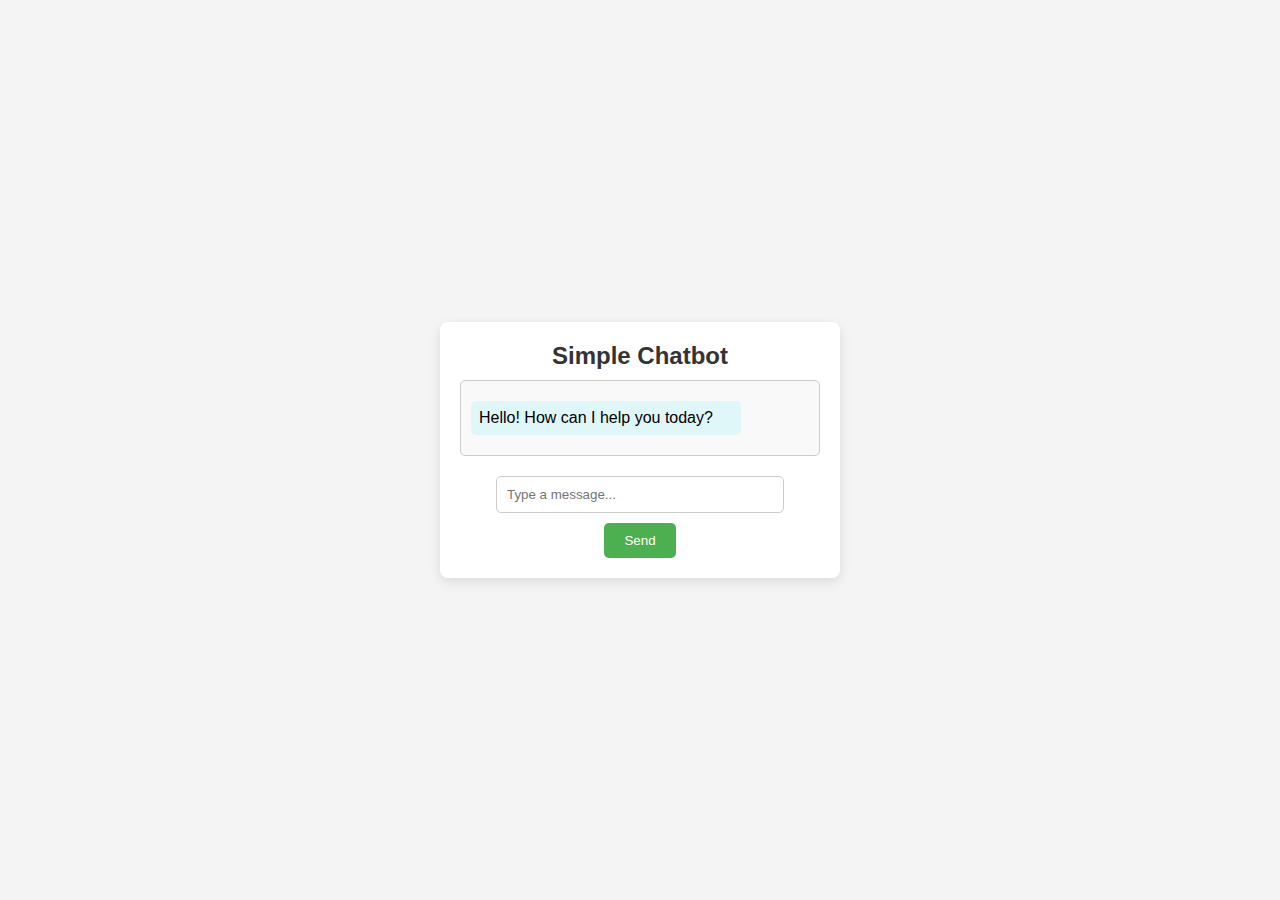
<file: index.html>
<!DOCTYPE html>
<html lang="en">
<head>
    <meta charset="UTF-8">
    <meta name="viewport" content="width=device-width, initial-scale=1.0">
    <title>Chatbot</title>
    <link rel="stylesheet" href="styles.css">
</head>
<body>
    <div class="chat-container">
        <h1>Simple Chatbot</h1>
        <div id="chatBox" class="chat-box">
            <div class="chat-message bot-message">Hello! How can I help you today?</div>
        </div>
        <input type="text" id="userInput" class="user-input" placeholder="Type a message..." />
        <button id="sendButton" class="send-button">Send</button>
    </div>

    <script src="main.js"></script>
</body>
</html>
</file>
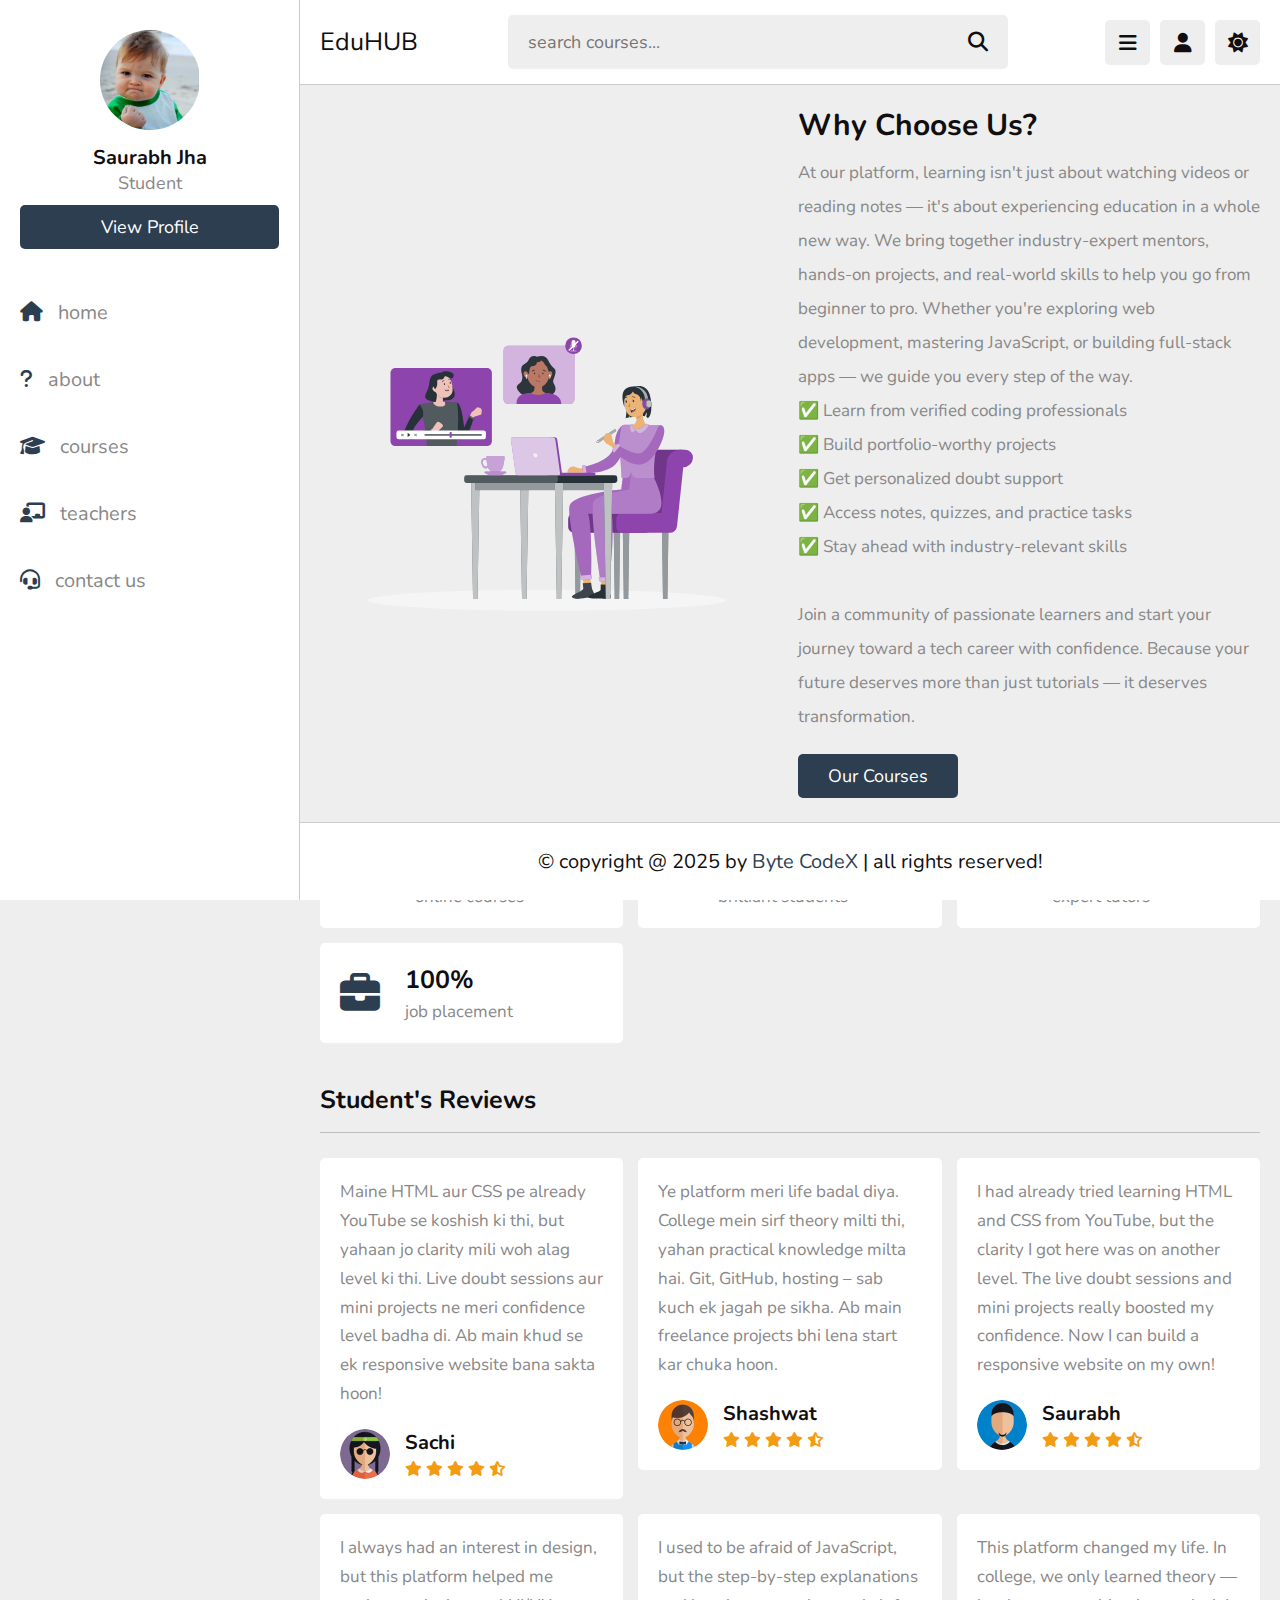
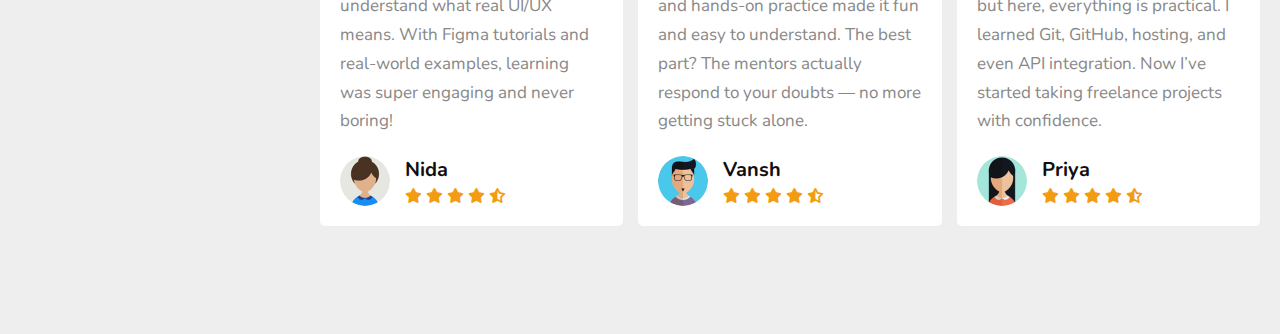
<file: about.html>
<!DOCTYPE html>
<html lang="en">
<head>
   <meta charset="UTF-8">
   <meta http-equiv="X-UA-Compatible" content="IE=edge">
   <meta name="viewport" content="width=device-width, initial-scale=1.0">
   <title>about us</title>

   <!-- font awesome cdn link  -->
   <link rel="stylesheet" href="https://cdnjs.cloudflare.com/ajax/libs/font-awesome/6.1.2/css/all.min.css">

   <!-- custom css file link  -->
   <link rel="stylesheet" href="css/style.css">

</head>
<body>

<header class="header">
   
   <section class="flex">

      <a href="home.html" class="logo">EduHUB</a>

      <form action="search.html" method="post" class="search-form">
         <input type="text" name="search_box" required placeholder="search courses..." maxlength="100">
         <button type="submit" class="fas fa-search"></button>
      </form>

      <div class="icons">
         <div id="menu-btn" class="fas fa-bars"></div>
         <div id="search-btn" class="fas fa-search"></div>
         <div id="user-btn" class="fas fa-user"></div>
         <div id="toggle-btn" class="fas fa-sun"></div>
      </div>

      <div class="profile">
         <img src="images/Profile image.png" class="image" alt="">
         <h3 class="name">Saurabh Jha</h3>
         <p class="role">Student</p>
         <a href="profile.html" class="btn">view profile</a>
         <div class="flex-btn">
            <a href="login.html" class="option-btn">login</a>
            <a href="register.html" class="option-btn">register</a>
         </div>
      </div>

   </section>

</header>   

<div class="side-bar">

   <div id="close-btn">
      <i class="fas fa-times"></i>
   </div>

   <div class="profile">
      <img src="images/Profile image.png" class="image" alt="">
      <h3 class="name">Saurabh Jha</h3>
      <p class="role">Student</p>
      <a href="profile.html" class="btn">view profile</a>
   </div>

   <nav class="navbar">
      <a href="home.html"><i class="fas fa-home"></i><span>home</span></a>
      <a href="about.html"><i class="fas fa-question"></i><span>about</span></a>
      <a href="courses.html"><i class="fas fa-graduation-cap"></i><span>courses</span></a>
      <a href="teachers.html"><i class="fas fa-chalkboard-user"></i><span>teachers</span></a>
      <a href="contact.html"><i class="fas fa-headset"></i><span>contact us</span></a>
   </nav>

</div>

<section class="about">

   <div class="row">

      <div class="image">
         <img src="images/about-img.svg" alt="">
      </div>

      <div class="content">
         <h3>why choose us?</h3>
         <p>At our platform, learning isn't just about watching videos or reading notes — it's about experiencing education in a whole new way. We bring together industry-expert mentors, hands-on projects, and real-world skills to help you go from beginner to pro. Whether you're exploring web development, mastering JavaScript, or building full-stack apps — we guide you every step of the way.
          <br>
            ✅ Learn from verified coding professionals <br>
            ✅ Build portfolio-worthy projects <br>
            ✅ Get personalized doubt support <br>
            ✅ Access notes, quizzes, and practice tasks <br>
            ✅ Stay ahead with industry-relevant skills <br>
            <br>
            Join a community of passionate learners and start your journey toward a tech career with confidence. Because your future deserves more than just tutorials — it deserves transformation.
            <br>
            </p>
         <a href="courses.html" class="inline-btn">our courses</a>
      </div>

   </div>

   <div class="box-container">

      <div class="box">
         <i class="fas fa-graduation-cap"></i>
         <div>
            <h3>+10k</h3>
            <p>online courses</p>
         </div>
      </div>

      <div class="box">
         <i class="fas fa-user-graduate"></i>
         <div>
            <h3>+40k</h3>
            <p>brilliant students</p>
         </div>
      </div>

      <div class="box">
         <i class="fas fa-chalkboard-user"></i>
         <div>
            <h3>+2k</h3>
            <p>expert tutors</p>
         </div>
      </div>

      <div class="box">
         <i class="fas fa-briefcase"></i>
         <div>
            <h3>100%</h3>
            <p>job placement</p>
         </div>
      </div>

   </div>

</section> 

<section class="reviews">

   <h1 class="heading">Student's Reviews</h1>

   <div class="box-container">

      <div class="box">
         <p>Maine HTML aur CSS pe already YouTube se koshish ki thi, but yahaan jo clarity mili woh alag level ki thi. Live doubt sessions aur mini projects ne meri confidence level badha di. Ab main khud se ek responsive website bana sakta hoon!</p>
         <div class="student">
            <img src="images/pic-2.jpg" alt="">
            <div>
               <h3>Sachi</h3>
               <div class="stars">
                  <i class="fas fa-star"></i>
                  <i class="fas fa-star"></i>
                  <i class="fas fa-star"></i>
                  <i class="fas fa-star"></i>
                  <i class="fas fa-star-half-alt"></i>
               </div>
            </div>
         </div>
      </div>

      <div class="box">
         <p>Ye platform meri life badal diya. College mein sirf theory milti thi, yahan practical knowledge milta hai. Git, GitHub, hosting – sab kuch ek jagah pe sikha. Ab main freelance projects bhi lena start kar chuka hoon.</p>
         <div class="student">
            <img src="images/pic-3.jpg" alt="">
            <div>
               <h3>Shashwat</h3>
               <div class="stars">
                  <i class="fas fa-star"></i>
                  <i class="fas fa-star"></i>
                  <i class="fas fa-star"></i>
                  <i class="fas fa-star"></i>
                  <i class="fas fa-star-half-alt"></i>
               </div>
            </div>
         </div>
      </div>

      <div class="box">
         <p>I had already tried learning HTML and CSS from YouTube, but the clarity I got here was on another level. The live doubt sessions and mini projects really boosted my confidence. Now I can build a responsive website on my own!</p>
         <div class="student">
            <img src="images/pic-4.jpg" alt="">
            <div>
               <h3>Saurabh</h3>
               <div class="stars">
                  <i class="fas fa-star"></i>
                  <i class="fas fa-star"></i>
                  <i class="fas fa-star"></i>
                  <i class="fas fa-star"></i>
                  <i class="fas fa-star-half-alt"></i>
               </div>
            </div>
         </div>
      </div>

      <div class="box">
         <p>I always had an interest in design, but this platform helped me understand what real UI/UX means. With Figma tutorials and real-world examples, learning was super engaging and never boring!</p>
         <div class="student">
            <img src="images/pic-5.jpg" alt="">
            <div>
               <h3>Nida</h3>
               <div class="stars">
                  <i class="fas fa-star"></i>
                  <i class="fas fa-star"></i>
                  <i class="fas fa-star"></i>
                  <i class="fas fa-star"></i>
                  <i class="fas fa-star-half-alt"></i>
               </div>
            </div>
         </div>
      </div>

      <div class="box">
         <p>I used to be afraid of JavaScript, but the step-by-step explanations and hands-on practice made it fun and easy to understand. The best part? The mentors actually respond to your doubts — no more getting stuck alone.</p>
         <div class="student">
            <img src="images/pic-6.jpg" alt="">
            <div>
               <h3>Vansh</h3>
               <div class="stars">
                  <i class="fas fa-star"></i>
                  <i class="fas fa-star"></i>
                  <i class="fas fa-star"></i>
                  <i class="fas fa-star"></i>
                  <i class="fas fa-star-half-alt"></i>
               </div>
            </div>
         </div>
      </div>

      <div class="box">
         <p>This platform changed my life. In college, we only learned theory — but here, everything is practical. I learned Git, GitHub, hosting, and even API integration. Now I’ve started taking freelance projects with confidence.</p>
         <div class="student">
            <img src="images/pic-7.jpg" alt="">
            <div>
               <h3>Priya</h3>
               <div class="stars">
                  <i class="fas fa-star"></i>
                  <i class="fas fa-star"></i>
                  <i class="fas fa-star"></i>
                  <i class="fas fa-star"></i>
                  <i class="fas fa-star-half-alt"></i>
               </div>
            </div>
         </div>
      </div>

   </div>

</section>













<footer class="footer">

   &copy; copyright @ 2025 by <span>Byte CodeX</span> | all rights reserved!

</footer>

<!-- custom js file link  -->
<script src="js/script.js"></script>

   
</body>
</html>
</file>
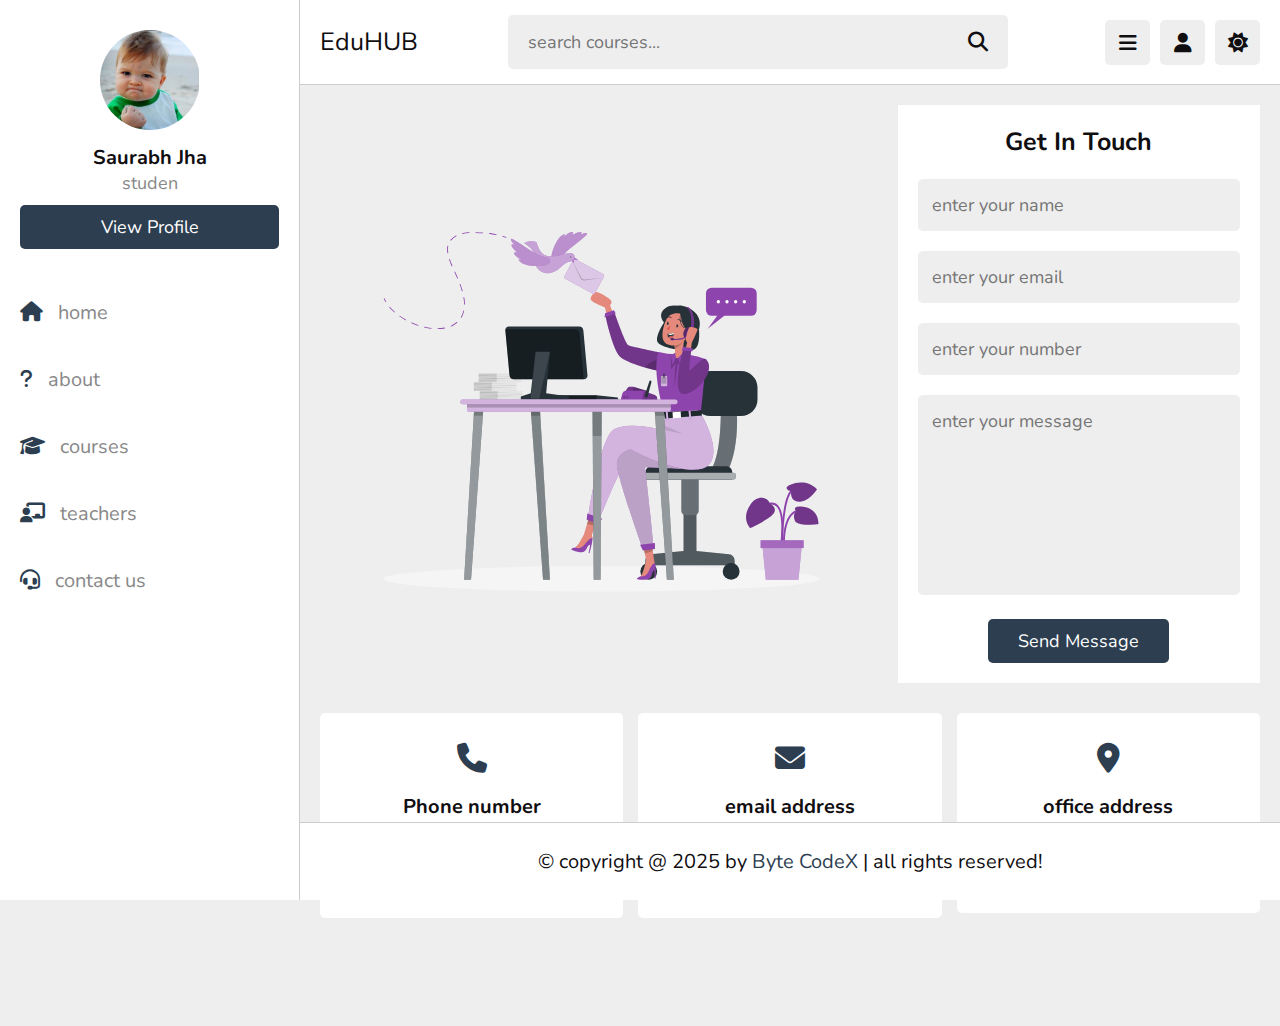
<file: contact.html>
<!DOCTYPE html>
<html lang="en">
<head>
   <meta charset="UTF-8">
   <meta http-equiv="X-UA-Compatible" content="IE=edge">
   <meta name="viewport" content="width=device-width, initial-scale=1.0">
   <title>contact us</title>

   <!-- font awesome cdn link  -->
   <link rel="stylesheet" href="https://cdnjs.cloudflare.com/ajax/libs/font-awesome/6.1.2/css/all.min.css">

   <!-- custom css file link  -->
   <link rel="stylesheet" href="css/style.css">

</head>
<body>

<header class="header">
   
   <section class="flex">

      <a href="home.html" class="logo">EduHUB</a>

      <form action="search.html" method="post" class="search-form">
         <input type="text" name="search_box" required placeholder="search courses..." maxlength="100">
         <button type="submit" class="fas fa-search"></button>
      </form>

      <div class="icons">
         <div id="menu-btn" class="fas fa-bars"></div>
         <div id="search-btn" class="fas fa-search"></div>
         <div id="user-btn" class="fas fa-user"></div>
         <div id="toggle-btn" class="fas fa-sun"></div>
      </div>

      <div class="profile">
         <img src="images/Profile image.png" class="image" alt="">
         <h3 class="name">Saurabh Jha</h3>
         <p class="role">studen</p>
         <a href="profile.html" class="btn">view profile</a>
         <div class="flex-btn">
            <a href="login.html" class="option-btn">login</a>
            <a href="register.html" class="option-btn">register</a>
         </div>
      </div>

   </section>

</header>   

<div class="side-bar">

   <div id="close-btn">
      <i class="fas fa-times"></i>
   </div>

   <div class="profile">
      <img src="images/Profile image.png" class="image" alt="">
      <h3 class="name">Saurabh Jha</h3>
      <p class="role">studen</p>
      <a href="profile.html" class="btn">view profile</a>
   </div>

   <nav class="navbar">
      <a href="home.html"><i class="fas fa-home"></i><span>home</span></a>
      <a href="about.html"><i class="fas fa-question"></i><span>about</span></a>
      <a href="courses.html"><i class="fas fa-graduation-cap"></i><span>courses</span></a>
      <a href="teachers.html"><i class="fas fa-chalkboard-user"></i><span>teachers</span></a>
      <a href="contact.html"><i class="fas fa-headset"></i><span>contact us</span></a>
   </nav>

</div>

<section class="contact">

   <div class="row">

      <div class="image">
         <img src="images/contact-img.svg" alt="">
      </div>

      <form action="php/contact.php" method="post">
         <h3>Get in touch</h3>
         <input type="text" placeholder="enter your name" name="name" required maxlength="50" class="box">
         <input type="email" placeholder="enter your email" name="email" required maxlength="50" class="box">
         <input type="number" placeholder="enter your number" name="number" required maxlength="50" class="box">
         <textarea name="msg" class="box" placeholder="enter your message" required maxlength="1000" cols="30" rows="10"></textarea>
         <input type="submit" value="send message" class="inline-btn" name="submit">
      </form>

   </div>

   <div class="box-container">

      <div class="box">
         <i class="fas fa-phone"></i>
         <h3>Phone number</h3>
         <a href="tel:1234567890">123-456-7890</a>
         <a href="tel:1112223333">111-222-3333</a>
      </div>
      
      <div class="box">
         <i class="fas fa-envelope"></i>
         <h3>email address</h3>
         <a href="mailto:saurabhkumarjha011@gmail.com">saurabhkumarjha011@gmail.come</a>
         <a href="mailto:shashwatsaini123@gmail.com">shashwatsaini123@gmail.come</a>
      </div>

      <div class="box">
         <i class="fas fa-map-marker-alt"></i>
         <h3>office address</h3>
         <a href="#">flat no. 1, a-1 building, Roorkeee, india - 247667</a>
      </div>

   </div>

</section>














<footer class="footer">

   &copy; copyright @ 2025 by <span> Byte CodeX</span> | all rights reserved!

</footer>

<!-- custom js file link  -->
<script src="js/script.js"></script>

   
</body>
</html>
</file>
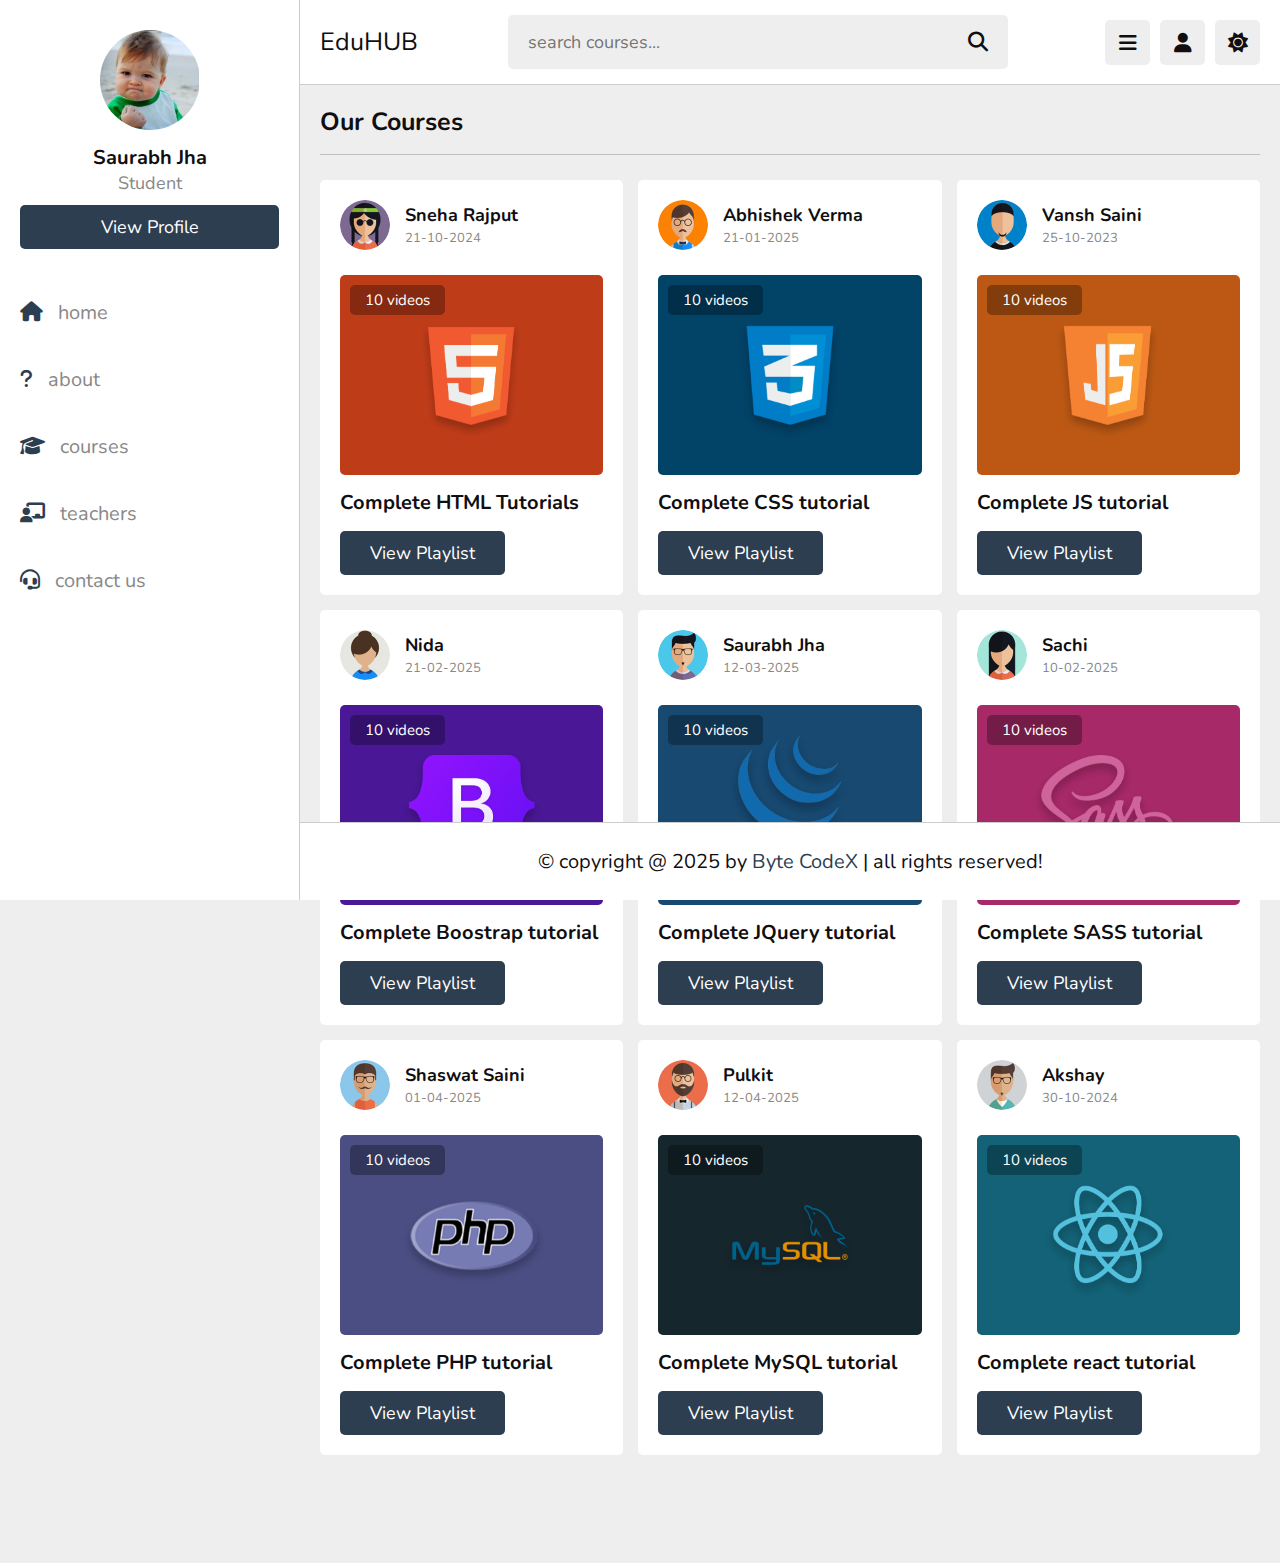
<file: courses.html>
<!DOCTYPE html>
<html lang="en">
<head>
   <meta charset="UTF-8">
   <meta http-equiv="X-UA-Compatible" content="IE=edge">
   <meta name="viewport" content="width=device-width, initial-scale=1.0">
   <title>Courses</title>

   <!-- font awesome cdn link  -->
   <link rel="stylesheet" href="https://cdnjs.cloudflare.com/ajax/libs/font-awesome/6.1.2/css/all.min.css">

   <!-- custom css file link  -->
   <link rel="stylesheet" href="css/style.css">

</head>
<body>

<header class="header">
   
   <section class="flex">

      <a href="home.html" class="logo">EduHUB</a>

      <form action="search.html" method="post" class="search-form">
         <input type="text" name="search_box" required placeholder="search courses..." maxlength="100">
         <button type="submit" class="fas fa-search"></button>
      </form>

      <div class="icons">
         <div id="menu-btn" class="fas fa-bars"></div>
         <div id="search-btn" class="fas fa-search"></div>
         <div id="user-btn" class="fas fa-user"></div>
         <div id="toggle-btn" class="fas fa-sun"></div>
      </div>

      <div class="profile">
         <img src="images/Profile image.png" class="image" alt="">
         <h3 class="name">Saurabh Jha</h3>
         <p class="role">studen</p>
         <a href="profile.html" class="btn">view profile</a>
         <div class="flex-btn">
            <a href="login.html" class="option-btn">login</a>
            <a href="register.html" class="option-btn">register</a>
         </div>
      </div>

   </section>

</header>   

<div class="side-bar">

   <div id="close-btn">
      <i class="fas fa-times"></i>
   </div>

   <div class="profile">
      <img src="images/Profile image.png" class="image" alt="">
      <h3 class="name">Saurabh Jha</h3>
      <p class="role">Student</p>
      <a href="profile.html" class="btn">View profile</a>
   </div>

   <nav class="navbar">
      <a href="home.html"><i class="fas fa-home"></i><span>home</span></a>
      <a href="about.html"><i class="fas fa-question"></i><span>about</span></a>
      <a href="courses.html"><i class="fas fa-graduation-cap"></i><span>courses</span></a>
      <a href="teachers.html"><i class="fas fa-chalkboard-user"></i><span>teachers</span></a>
      <a href="contact.html"><i class="fas fa-headset"></i><span>contact us</span></a>
   </nav>

</div>

<section class="courses">

   <h1 class="heading">Our Courses</h1>

   <div class="box-container">

      <div class="box">
         <div class="tutor">
            <img src="images/pic-2.jpg" alt="">
            <div class="info">
               <h3>Sneha Rajput</h3>
               <span>21-10-2024</span>
            </div>
         </div>
         <div class="thumb">
            <img src="images/thumb-1.png" alt="">
            <span>10 videos</span>
         </div>
         <h3 class="title">Complete HTML Tutorials</h3>
         <a href="playlist.html" class="inline-btn">View playlist</a>
      </div>

      <div class="box">
         <div class="tutor">
            <img src="images/pic-3.jpg" alt="">
            <div class="info">
               <h3>Abhishek Verma </h3>
               <span>21-01-2025</span>
            </div>
         </div>
         <div class="thumb">
            <img src="images/thumb-2.png" alt="">
            <span>10 videos</span>
         </div>
         <h3 class="title">Complete CSS tutorial</h3>
         <a href="playlist.html" class="inline-btn">View playlist</a>
      </div>

      <div class="box">
         <div class="tutor">
            <img src="images/pic-4.jpg" alt="">
            <div class="info">
               <h3> Vansh Saini </h3>
               <span>25-10-2023</span>
            </div>
         </div>
         <div class="thumb">
            <img src="images/thumb-3.png" alt="">
            <span>10 videos</span>
         </div>
         <h3 class="title">Complete JS tutorial</h3>
         <a href="playlist.html" class="inline-btn">View playlist</a>
      </div>

      <div class="box">
         <div class="tutor">
            <img src="images/pic-5.jpg" alt="">
            <div class="info">
               <h3>Nida </h3>
               <span>21-02-2025</span>
            </div>
         </div>
         <div class="thumb">
            <img src="images/thumb-4.png" alt="">
            <span>10 videos</span>
         </div>
         <h3 class="title">Complete Boostrap tutorial</h3>
         <a href="playlist.html" class="inline-btn">View playlist</a>
      </div>

      <div class="box">
         <div class="tutor">
            <img src="images/pic-6.jpg" alt="">
            <div class="info">
               <h3> Saurabh Jha</h3>
               <span>12-03-2025</span>
            </div>
         </div>
         <div class="thumb">
            <img src="images/thumb-5.png" alt="">
            <span>10 videos</span>
         </div>
         <h3 class="title">Complete JQuery tutorial</h3>
         <a href="playlist.html" class="inline-btn">View playlist</a>
      </div>

      <div class="box">
         <div class="tutor">
            <img src="images/pic-7.jpg" alt="">
            <div class="info">
               <h3>Sachi</h3>
               <span>10-02-2025</span>
            </div>
         </div>
         <div class="thumb">
            <img src="images/thumb-6.png" alt="">
            <span>10 videos</span>
         </div>
         <h3 class="title">Complete SASS tutorial</h3>
         <a href="playlist.html" class="inline-btn">View playlist</a>
      </div>

      <div class="box">
         <div class="tutor">
            <img src="images/pic-8.jpg" alt="">
            <div class="info">
               <h3>Shaswat Saini</h3>
               <span>01-04-2025</span>
            </div>
         </div>
         <div class="thumb">
            <img src="images/thumb-7.png" alt="">
            <span>10 videos</span>
         </div>
         <h3 class="title">Complete PHP tutorial</h3>
         <a href="playlist.html" class="inline-btn">View playlist</a>
      </div>

      <div class="box">
         <div class="tutor">
            <img src="images/pic-9.jpg" alt="">
            <div class="info">
               <h3>Pulkit</h3>
               <span>12-04-2025</span>
            </div>
         </div>
         <div class="thumb">
            <img src="images/thumb-8.png" alt="">
            <span>10 videos</span>
         </div>
         <h3 class="title">Complete MySQL tutorial</h3>
         <a href="playlist.html" class="inline-btn">View playlist</a>
      </div>

      <div class="box">
         <div class="tutor">
            <img src="images/pic-1.jpg" alt="">
            <div class="info">
               <h3>Akshay</h3>
               <span>30-10-2024</span>
            </div>
         </div>
         <div class="thumb">
            <img src="images/thumb-9.png" alt="">
            <span>10 videos</span>
         </div>
         <h3 class="title">Complete react tutorial</h3>
         <a href="playlist.html" class="inline-btn">View playlist</a>
      </div>

   </div>

</section>














<footer class="footer">

   &copy; copyright @ 2025 by <span> Byte CodeX</span> | all rights reserved!

</footer>

<!-- custom js file link  -->
<script src="js/script.js"></script>

   
</body>
</html>
</file>
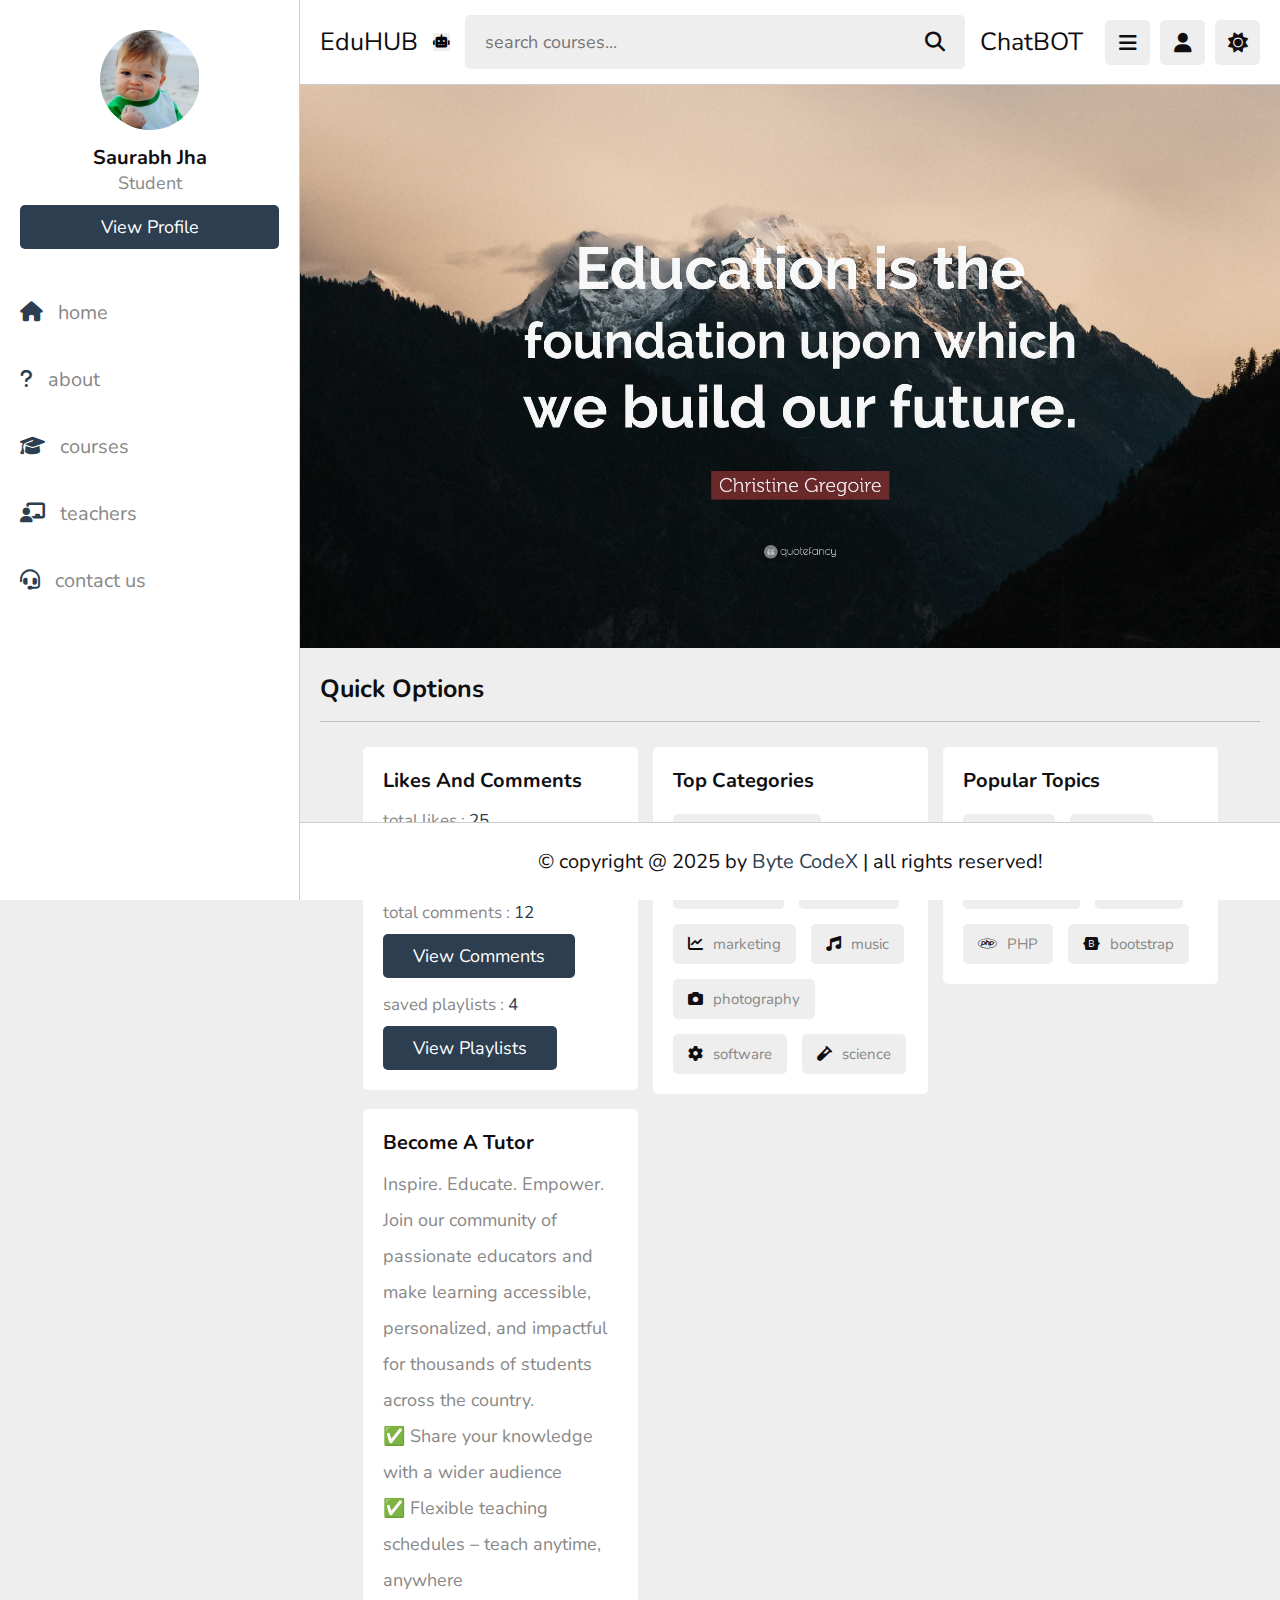
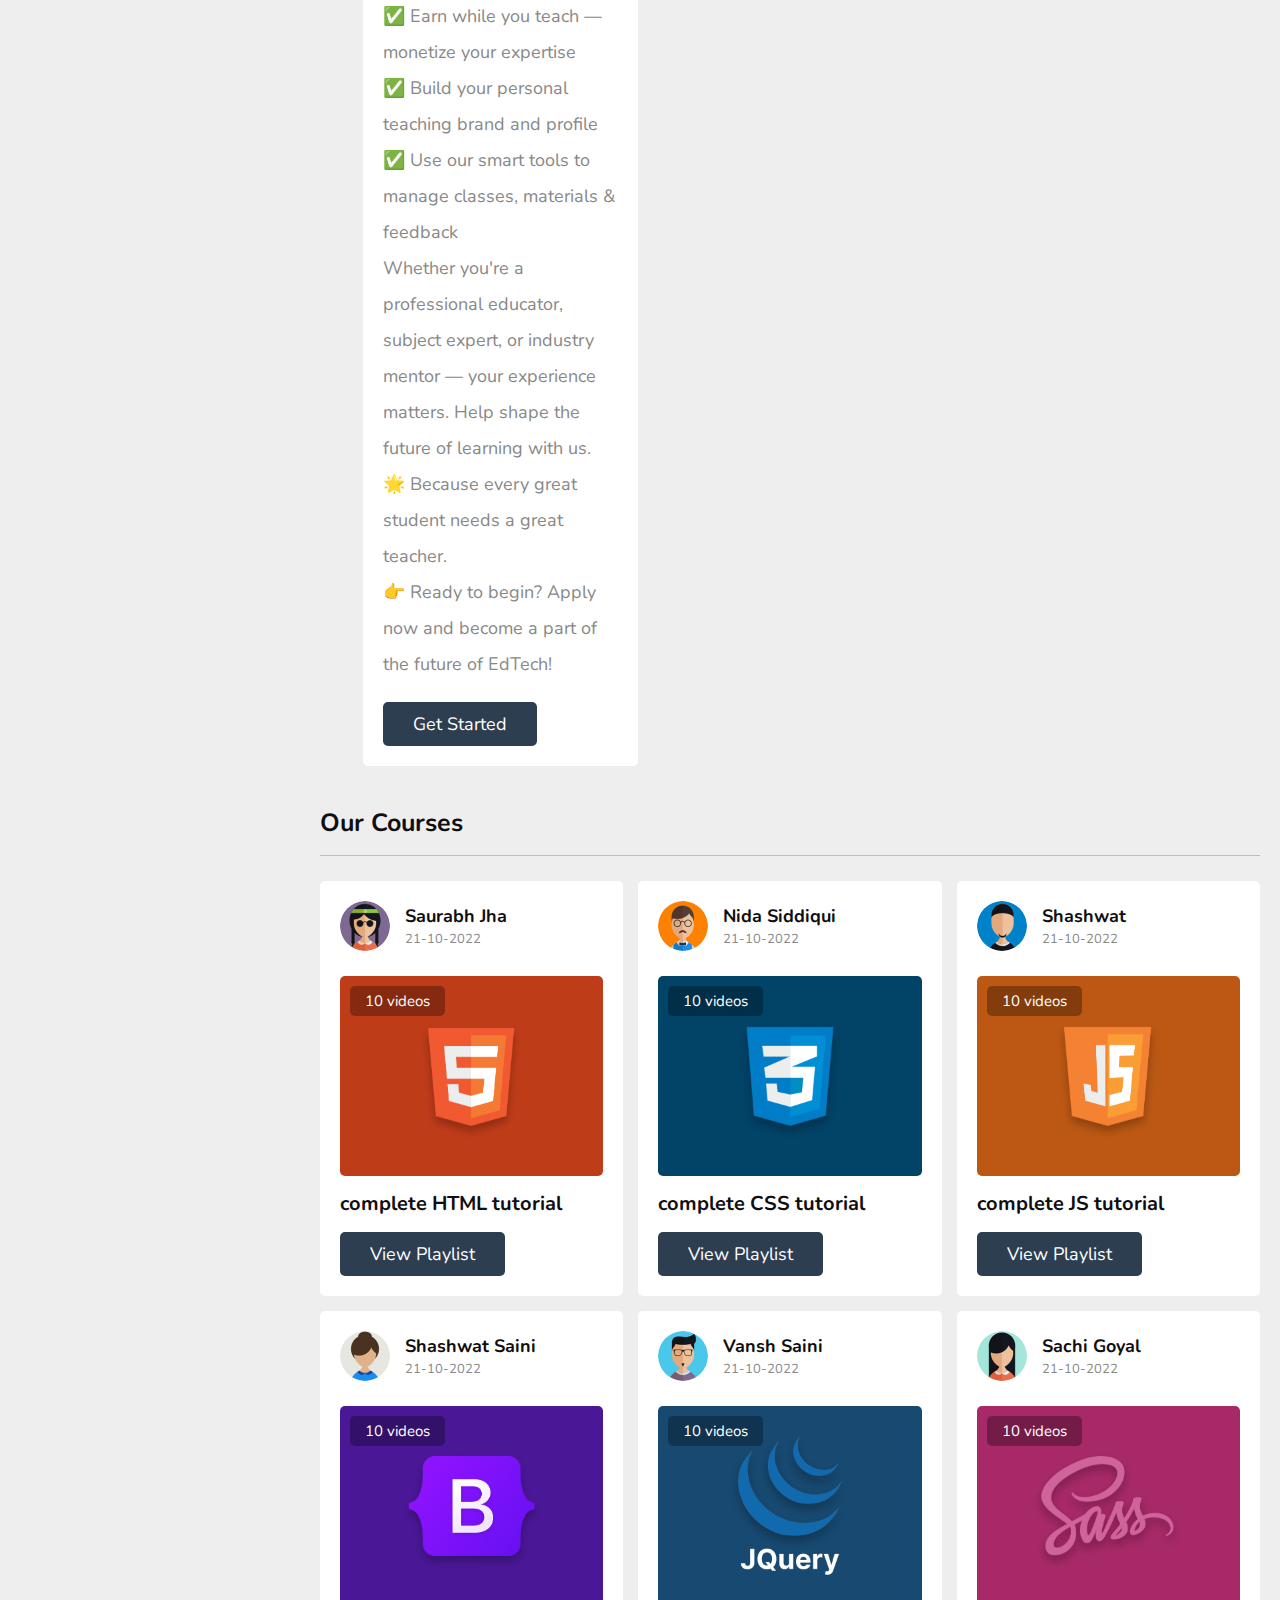
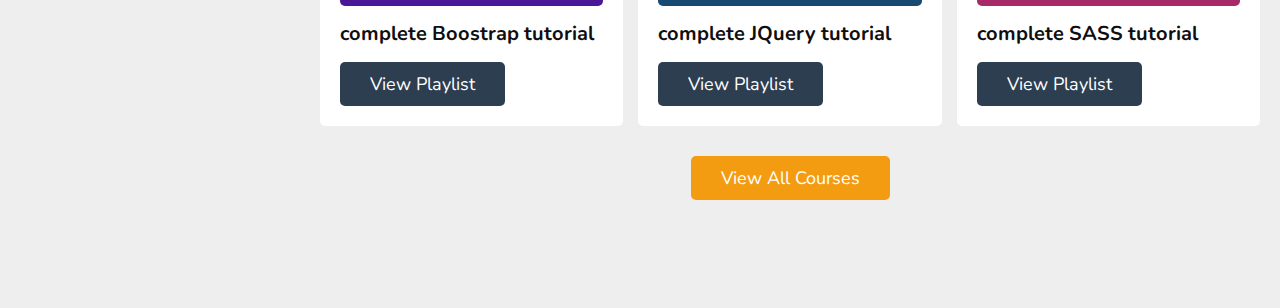
<file: home.html>
<!DOCTYPE html>
<html lang="en">
<head>
   <meta charset="UTF-8">
   <meta http-equiv="X-UA-Compatible" content="IE=edge">
   <meta name="viewport" content="width=device-width, initial-scale=1.0">
   <title>home</title>

   <!-- font awesome cdn link  -->
   <link rel="stylesheet" href="https://cdnjs.cloudflare.com/ajax/libs/font-awesome/6.1.2/css/all.min.css">

   <!-- custom css file link  -->
   <link rel="stylesheet" href="css/style.css">

   <link rel="stylesheet" href="https://cdnjs.cloudflare.com/ajax/libs/font-awesome/6.5.0/css/all.min.css" />

</head>
<body>

<header class="header">
      
   
   <section class="flex">

      <a href="home.html" class="logo">EduHUB</a>
      
      <button id="chatbot-btn" title="Chat with us">
         <i class="fas fa-robot"></i>
       </button>

      <form action="search.html" method="post" class="search-form">
         <input type="text" name="search_box" required placeholder="search courses..." maxlength="100">
         <button type="submit" class="fas fa-search"></button>
      </form>

      <a href="index.html" class="logo"> <span>ChatBOT</span> </a>

      <div class="icons">
         <div id="menu-btn" class="fas fa-bars"></div>
         <div id="search-btn" class="fas fa-search"></div>
         <div id="user-btn" class="fas fa-user"></div>
         <div id="toggle-btn" class="fas fa-sun"></div>
      </div>

      <div class="profile">
         <img src="images/Profile image.png" class="image" alt="">
         <h3 class="name">Saurabh Jha</h3>
         <p class="role">Student</p>
         <a href="profile.html" class="btn">view profile</a>
         <div class="flex-btn">
            <a href="login.html" class="option-btn">login</a>
            <a href="register.html" class="option-btn">register</a>
         </div>
      </div>

   </section>


</header>   

<img  width="1000" src="images/Front image.jpg" alt="Education is The Key of Success ">

<div class="side-bar">

   <div id="close-btn">
      <i class="fas fa-times"></i>
   </div>

   <div class="profile">
      <img src="images/Profile image.png" class="image" alt="">
      <h3 class="name">Saurabh Jha</h3>
      <p class="role">Student</p>
      <a href="profile.html" class="btn">view profile</a>
   </div>

   <nav class="navbar">
      <a href="home.html"><i class="fas fa-home"></i><span>home</span></a>
      <a href="about.html"><i class="fas fa-question"></i><span>about</span></a>
      <a href="courses.html"><i class="fas fa-graduation-cap"></i><span>courses</span></a>
      <a href="teachers.html"><i class="fas fa-chalkboard-user"></i><span>teachers</span></a>
      <a href="contact.html"><i class="fas fa-headset"></i><span>contact us</span></a>
   </nav>

</div>

<section class="home-grid">

   <h1 class="heading">quick options</h1>

   <div class="box-container">

      <div class="box">
         <h3 class="title">likes and comments</h3>
         <p class="likes">total likes : <span>25</span></p>
         <a href="#" class="inline-btn">view likes</a>
         <p class="likes">total comments : <span>12</span></p>
         <a href="#" class="inline-btn">view comments</a>
         <p class="likes">saved playlists : <span>4</span></p>
         <a href="#" class="inline-btn">view playlists</a>
      </div>

      <div class="box">
         <h3 class="title">top categories</h3>
         <div class="flex">
            <a href="#"><i class="fas fa-code"></i><span>development</span></a>
            <a href="#"><i class="fas fa-chart-simple"></i><span>business</span></a>
            <a href="#"><i class="fas fa-pen"></i><span>design</span></a>
            <a href="#"><i class="fas fa-chart-line"></i><span>marketing</span></a>
            <a href="#"><i class="fas fa-music"></i><span>music</span></a>
            <a href="#"><i class="fas fa-camera"></i><span>photography</span></a>
            <a href="#"><i class="fas fa-cog"></i><span>software</span></a>
            <a href="#"><i class="fas fa-vial"></i><span>science</span></a>
         </div>
      </div>

      <div class="box">
         <h3 class="title">popular topics</h3>
         <div class="flex">
            <a href="#"><i class="fab fa-html5"></i><span>HTML</span></a>
            <a href="#"><i class="fab fa-css3"></i><span>CSS</span></a>
            <a href="#"><i class="fab fa-js"></i><span>javascript</span></a>
            <a href="#"><i class="fab fa-react"></i><span>react</span></a>
            <a href="#"><i class="fab fa-php"></i><span>PHP</span></a>
            <a href="#"><i class="fab fa-bootstrap"></i><span>bootstrap</span></a>
         </div>
      </div>

      <div class="box">
         <h3 class="title">Become a tutor</h3>
         <p class="tutor">Inspire. Educate. Empower. <br>
            Join our community of passionate educators and make learning accessible, personalized, and impactful for thousands of students across the country.
            <br>
            ✅ Share your knowledge with a wider audience <br>
            ✅ Flexible teaching schedules – teach anytime, anywhere <br>
            ✅ Earn while you teach — monetize your expertise <br>
            ✅ Build your personal teaching brand and profile <br>
            ✅ Use our smart tools to manage classes, materials & feedback <br>
            
            Whether you're a professional educator, subject expert, or industry mentor — your experience matters. Help shape the future of learning with us.
            <br>
            🌟 Because every great student needs a great teacher.
            <br>
            👉 Ready to begin? Apply now and become a part of the future of EdTech!
            <br>
            </p>
         <a href="teachers.html" class="inline-btn">get started</a>
      </div>

   </div>

</section>



<section class="courses">

   <h1 class="heading">our courses</h1>

   <div class="box-container">

      <div class="box">
         <div class="tutor">
            <img src="images/pic-2.jpg" alt="">
            <div class="info">
               <h3>Saurabh Jha</h3>
               <span>21-10-2022</span>
            </div>
         </div>
         <div class="thumb">
            <img src="images/thumb-1.png" alt="">
            <span>10 videos</span>
         </div>
         <h3 class="title">complete HTML tutorial</h3>
         <a href="playlist.html" class="inline-btn">view playlist</a>
      </div>

      <div class="box">
         <div class="tutor">
            <img src="images/pic-3.jpg" alt="">
            <div class="info">
               <h3> Nida Siddiqui</h3>
               <span>21-10-2022</span>
            </div>
         </div>
         <div class="thumb">
            <img src="images/thumb-2.png" alt="">
            <span>10 videos</span>
         </div>
         <h3 class="title">complete CSS tutorial</h3>
         <a href="playlist.html" class="inline-btn">view playlist</a>
      </div>

      <div class="box">
         <div class="tutor">
            <img src="images/pic-4.jpg" alt="">
            <div class="info">
               <h3>Shashwat</h3>
               <span>21-10-2022</span>
            </div>
         </div>
         <div class="thumb">
            <img src="images/thumb-3.png" alt="">
            <span>10 videos</span>
         </div>
         <h3 class="title">complete JS tutorial</h3>
         <a href="playlist.html" class="inline-btn">view playlist</a>
      </div>

      <div class="box">
         <div class="tutor">
            <img src="images/pic-5.jpg" alt="">
            <div class="info">
               <h3>Shashwat Saini</h3>
               <span>21-10-2022</span>
            </div>
         </div>
         <div class="thumb">
            <img src="images/thumb-4.png" alt="">
            <span>10 videos</span>
         </div>
         <h3 class="title">complete Boostrap tutorial</h3>
         <a href="playlist.html" class="inline-btn">view playlist</a>
      </div>

      <div class="box">
         <div class="tutor">
            <img src="images/pic-6.jpg" alt="">
            <div class="info">
               <h3>Vansh Saini</h3>
               <span>21-10-2022</span>
            </div>
         </div>
         <div class="thumb">
            <img src="images/thumb-5.png" alt="">
            <span>10 videos</span>
         </div>
         <h3 class="title">complete JQuery tutorial</h3>
         <a href="playlist.html" class="inline-btn">view playlist</a>
      </div>

      <div class="box">
         <div class="tutor">
            <img src="images/pic-7.jpg" alt="">
            <div class="info">
               <h3>Sachi Goyal</h3>
               <span>21-10-2022</span>
            </div>
         </div>
         <div class="thumb">
            <img src="images/thumb-6.png" alt="">
            <span>10 videos</span>
         </div>
         <h3 class="title">complete SASS tutorial</h3>
         <a href="playlist.html" class="inline-btn">view playlist</a>
      </div>

   </div>

   <div class="more-btn">
      <a href="courses.html" class="inline-option-btn">view all courses</a>
   </div>

</section>















<footer class="footer">

   &copy; copyright @ 2025 by <span> Byte CodeX</span> | all rights reserved!

</footer>

<!-- custom js file link  -->
<script src="js/script.js"></script>

   
</body>
</html>
</file>
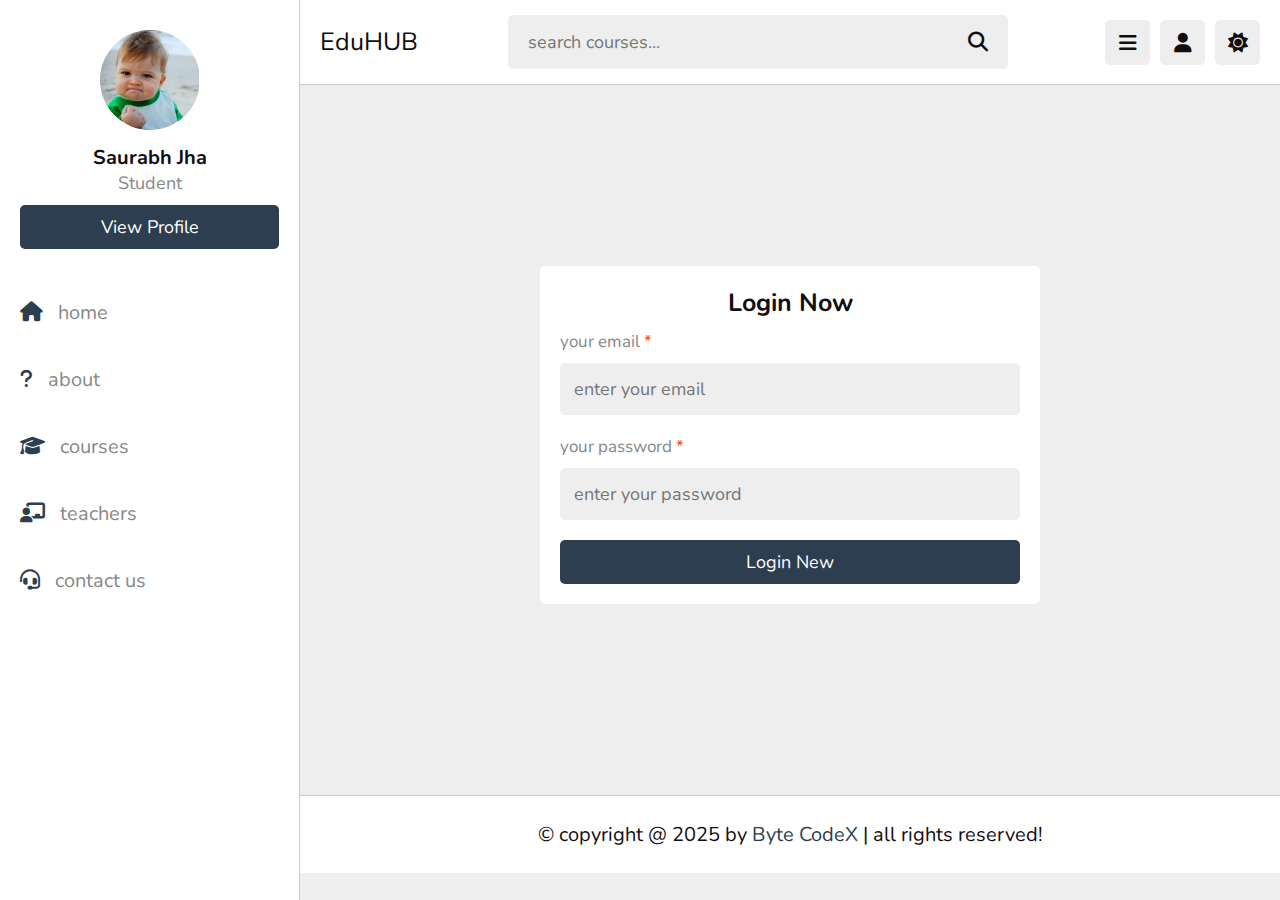
<file: login.html>
<!DOCTYPE html>
<html lang="en">
<head>
   <meta charset="UTF-8">
   <meta http-equiv="X-UA-Compatible" content="IE=edge">
   <meta name="viewport" content="width=device-width, initial-scale=1.0">
   <title>login</title>

   <!-- font awesome cdn link  -->
   <link rel="stylesheet" href="https://cdnjs.cloudflare.com/ajax/libs/font-awesome/6.1.2/css/all.min.css">

   <!-- custom css file link  -->
   <link rel="stylesheet" href="css/style.css">

</head>
<body>

<header class="header">
   
   <section class="flex">

      <a href="home.html" class="logo">EduHUB</a>

      <form action="search.html" method="post" class="search-form">
         <input type="text" name="search_box" required placeholder="search courses..." maxlength="100">
         <button type="submit" class="fas fa-search"></button>
      </form>

      <div class="icons">
         <div id="menu-btn" class="fas fa-bars"></div>
         <div id="search-btn" class="fas fa-search"></div>
         <div id="user-btn" class="fas fa-user"></div>
         <div id="toggle-btn" class="fas fa-sun"></div>
      </div>

      <div class="profile">
         <img src="images/Profile image.png" class="image" alt="">
         <h3 class="name">Saurabh Jha</h3>
         <p class="role">Student</p>
         <a href="profile.html" class="btn">View profile</a>
         <div class="flex-btn">
            <a href="login.html" class="option-btn">login</a>
            <a href="register.html" class="option-btn">register</a>
         </div>
      </div>

   </section>

</header>   

<div class="side-bar">

   <div id="close-btn">
      <i class="fas fa-times"></i>
   </div>

   <div class="profile">
      <img src="images/Profile image.png" class="image" alt="">
      <h3 class="name">Saurabh Jha</h3>
      <p class="role">Student</p>
      <a href="profile.html" class="btn">View profile</a>
   </div>

   <nav class="navbar">
      <a href="home.html"><i class="fas fa-home"></i><span>home</span></a>
      <a href="about.html"><i class="fas fa-question"></i><span>about</span></a>
      <a href="courses.html"><i class="fas fa-graduation-cap"></i><span>courses</span></a>
      <a href="teachers.html"><i class="fas fa-chalkboard-user"></i><span>teachers</span></a>
      <a href="contact.html"><i class="fas fa-headset"></i><span>contact us</span></a>
   </nav>

</div>

<section class="form-container">

   <form action="php/login.php" method="post" enctype="multipart/form-data">
      <h3>login now</h3>
      <p>your email <span>*</span></p>
      <input type="email" name="email" placeholder="enter your email" required maxlength="50" class="box">
      <p>your password <span>*</span></p>
      <input type="password" name="pass" placeholder="enter your password" required maxlength="20" class="box">
      <input type="submit" value="login new" name="submit" class="btn">
       
   </form>

</section>
<!-- <div style="text-align:center;">
<a href="login2.html"><button><span>SUBMIT</span></button></a>
</div> -->














<footer class="footer">

   &copy; copyright @ 2025 by <span> Byte CodeX</span> | all rights reserved!

</footer>

<!-- custom js file link  -->
<script src="js/script.js"></script>

   
</body>
</html>
</file>
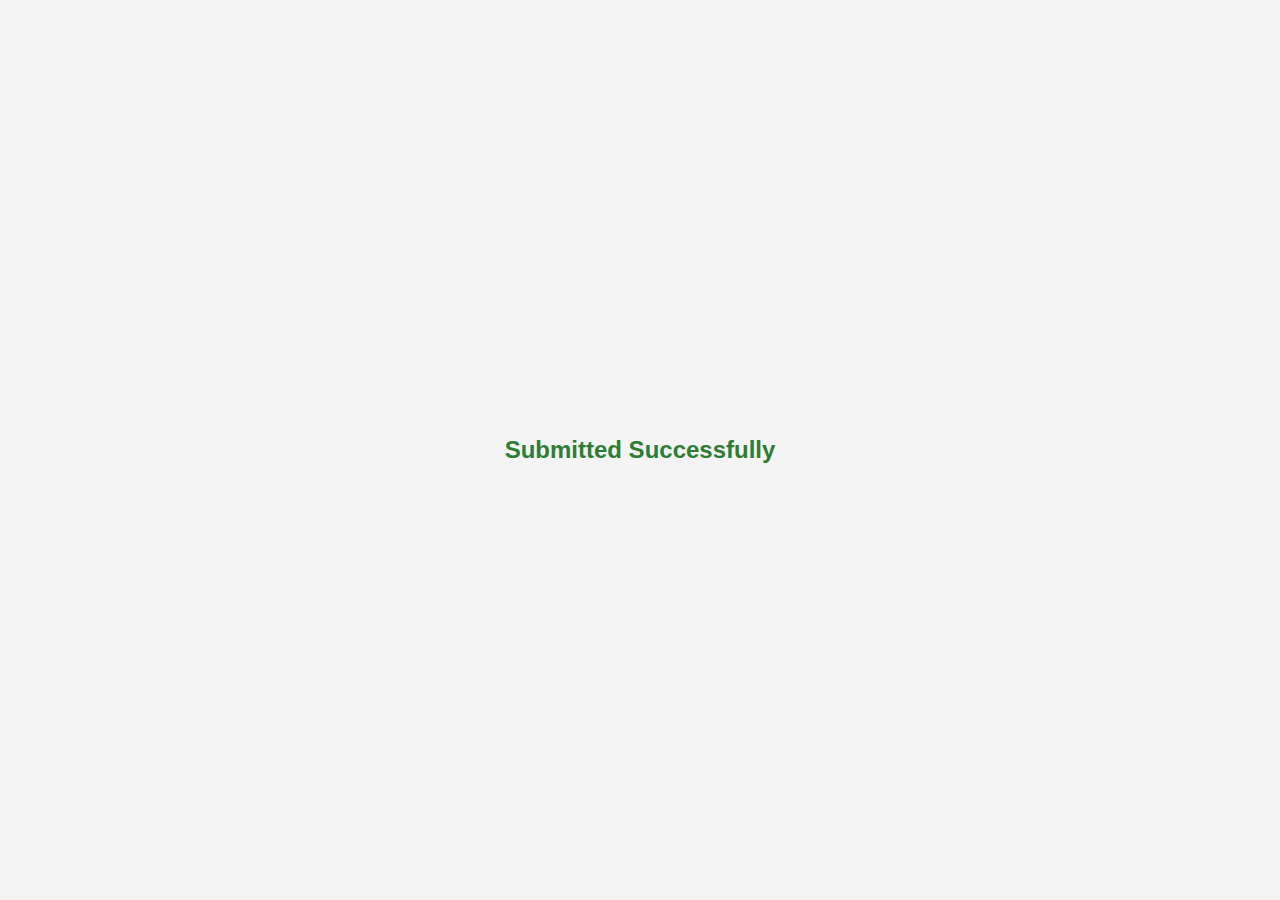
<file: login2.html>
<!DOCTYPE html>
<html lang="en">
<head>
  <meta charset="UTF-8" />
  <meta name="viewport" content="width=device-width, initial-scale=1.0"/>
  <title>Submitted</title>
  <style>
    body {
      margin: 0;
      padding: 0;
      background: #f4f4f4;
      font-family: Arial, sans-serif;
      display: flex;
      justify-content: center;
      align-items: center;
      height: 100vh;
      color: #2e7d32;
      font-size: 24px;
      font-weight: bold;
    }
  </style>
</head>
<body>
  Submitted Successfully
</body>
</html>
</file>
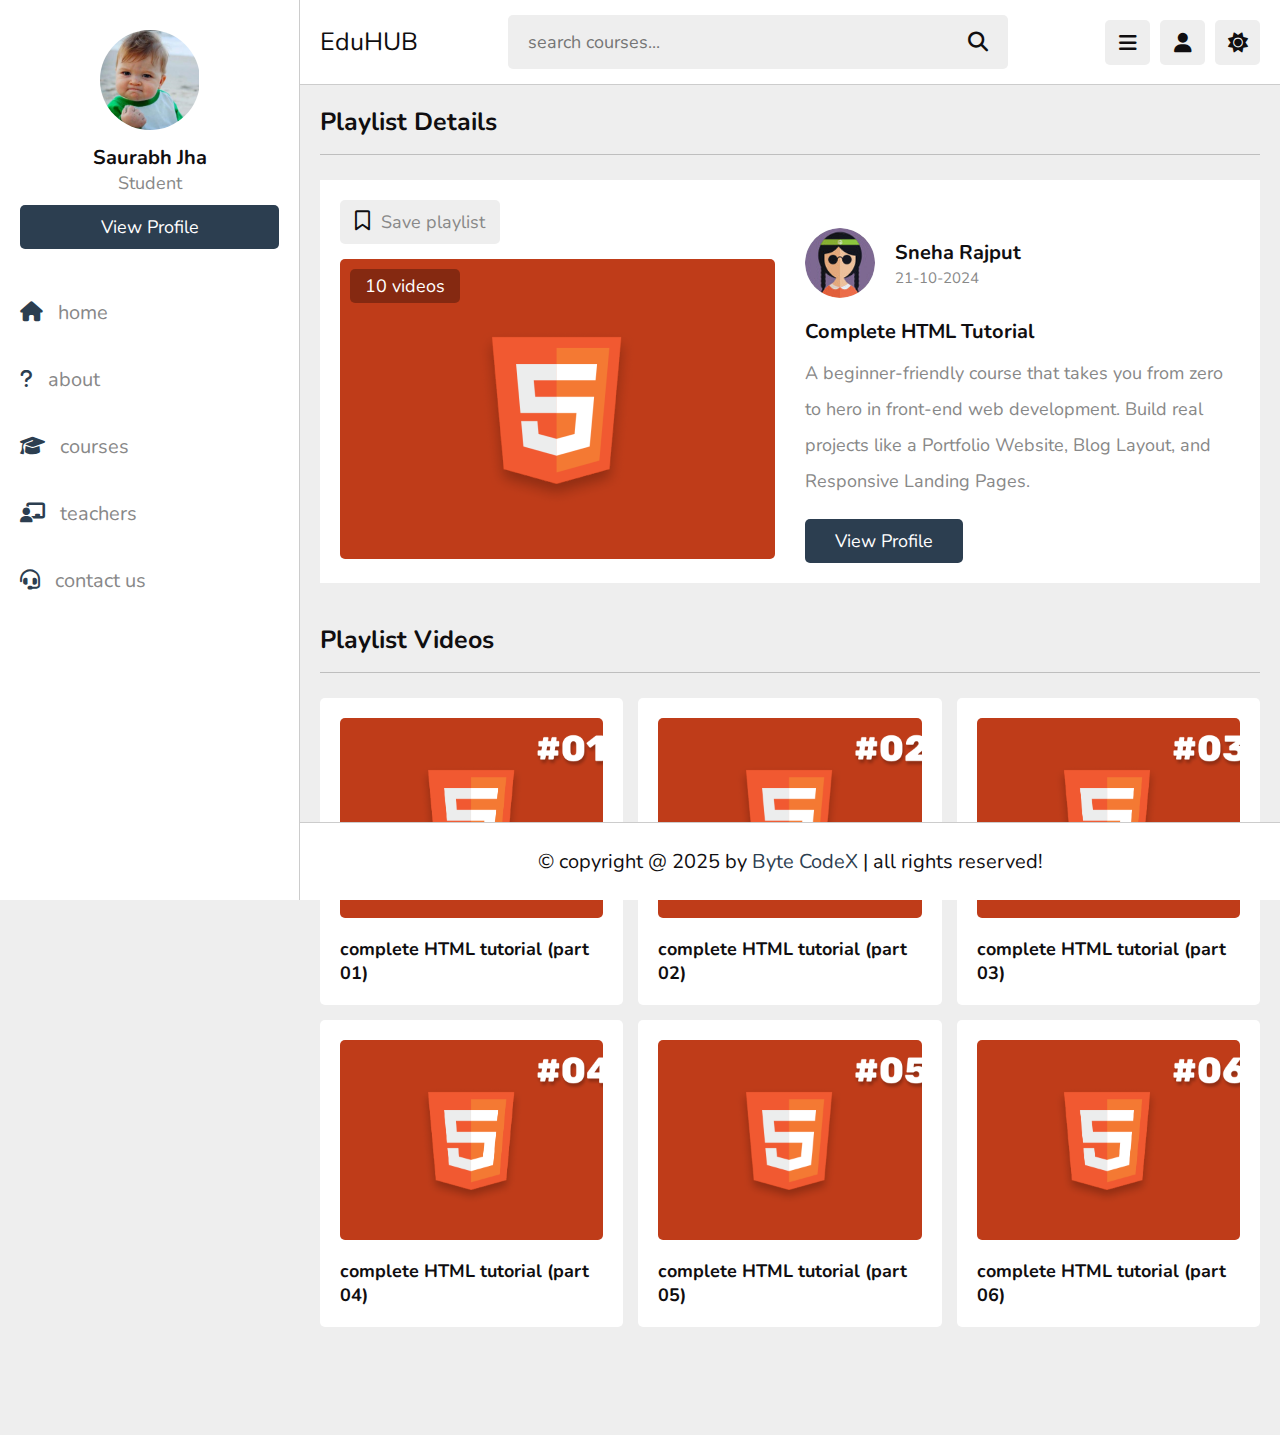
<file: playlist.html>
<!DOCTYPE html>
<html lang="en">
<head>
   <meta charset="UTF-8">
   <meta http-equiv="X-UA-Compatible" content="IE=edge">
   <meta name="viewport" content="width=device-width, initial-scale=1.0">
   <title>video playlist</title>

   <!-- font awesome cdn link  -->
   <link rel="stylesheet" href="https://cdnjs.cloudflare.com/ajax/libs/font-awesome/6.1.2/css/all.min.css">

   <!-- custom css file link  -->
   <link rel="stylesheet" href="css/style.css">

</head>
<body>

<header class="header">
   
   <section class="flex">

      <a href="home.html" class="logo">EduHUB</a>

      <form action="search.html" method="post" class="search-form">
         <input type="text" name="search_box" required placeholder="search courses..." maxlength="100">
         <button type="submit" class="fas fa-search"></button>
      </form>

      <div class="icons">
         <div id="menu-btn" class="fas fa-bars"></div>
         <div id="search-btn" class="fas fa-search"></div>
         <div id="user-btn" class="fas fa-user"></div>
         <div id="toggle-btn" class="fas fa-sun"></div>
      </div>

      <div class="profile">
         <img src="images/Profile image.png" class="image" alt="">
         <h3 class="name">Saurabh Jha</h3>
         <p class="role">Student</p>
         <a href="profile.html" class="btn">View profile</a>
         <div class="flex-btn">
            <a href="login.html" class="option-btn">login</a>
            <a href="register.html" class="option-btn">register</a>
         </div>
      </div>

   </section>

</header>   

<div class="side-bar">

   <div id="close-btn">
      <i class="fas fa-times"></i>
   </div>

   <div class="profile">
      <img src="images/Profile image.png" class="image" alt="">
      <h3 class="name">Saurabh Jha</h3>
      <p class="role">Student</p>
      <a href="profile.html" class="btn">View profile</a>
   </div>

   <nav class="navbar">
      <a href="home.html"><i class="fas fa-home"></i><span>home</span></a>
      <a href="about.html"><i class="fas fa-question"></i><span>about</span></a>
      <a href="courses.html"><i class="fas fa-graduation-cap"></i><span>courses</span></a>
      <a href="teachers.html"><i class="fas fa-chalkboard-user"></i><span>teachers</span></a>
      <a href="contact.html"><i class="fas fa-headset"></i><span>contact us</span></a>
   </nav>

</div>

<section class="playlist-details">

   <h1 class="heading">Playlist details</h1>

   <div class="row">

      <div class="column">
         <form action="" method="post" class="save-playlist">
            <button type="submit"><i class="far fa-bookmark"></i> <span>Save playlist</span></button>
         </form>
   
         <div class="thumb">
            <img src="images/thumb-1.png" alt="">
            <span>10 videos</span>
         </div>
      </div>
      <div class="column">
         <div class="tutor">
            <img src="images/pic-2.jpg" alt="">
            <div>
               <h3>Sneha Rajput</h3>
               <span>21-10-2024</span>
            </div>
         </div>
   
         <div class="details">
            <h3>complete HTML tutorial</h3>
            <p>A beginner-friendly course that takes you from zero to hero in front-end web development. Build real projects like a Portfolio Website, Blog Layout, and Responsive Landing Pages.</p>
            <a href="teacher_profile.html" class="inline-btn">view profile</a>
         </div>
      </div>
   </div>

</section>

<section class="playlist-videos">

   <h1 class="heading">playlist videos</h1>

   <div class="box-container">

      <a class="box" href="watch-video.html">
         <i class="fas fa-play"></i>
         <img src="images/post-1-1.png" alt="">
         <h3>complete HTML tutorial (part 01)</h3>
      </a>

      <a class="box" href="watch-video.html">
         <i class="fas fa-play"></i>
         <img src="images/post-1-2.png" alt="">
         <h3>complete HTML tutorial (part 02)</h3>
      </a>

      <a class="box" href="watch-video.html">
         <i class="fas fa-play"></i>
         <img src="images/post-1-3.png" alt="">
         <h3>complete HTML tutorial (part 03)</h3>
      </a>

      <a class="box" href="watch-video.html">
         <i class="fas fa-play"></i>
         <img src="images/post-1-4.png" alt="">
         <h3>complete HTML tutorial (part 04)</h3>
      </a>

      <a class="box" href="watch-video.html">
         <i class="fas fa-play"></i>
         <img src="images/post-1-5.png" alt="">
         <h3>complete HTML tutorial (part 05)</h3>
      </a>

      <a class="box" href="watch-video.html">
         <i class="fas fa-play"></i>
         <img src="images/post-1-6.png" alt="">
         <h3>complete HTML tutorial (part 06)</h3>
      </a>

   </div>

</section>













<footer class="footer">

   &copy; copyright @ 2025 by <span>Byte CodeX</span> | all rights reserved!

</footer>

<!-- custom js file link  -->
<script src="js/script.js"></script>

   
</body>
</html>
</file>
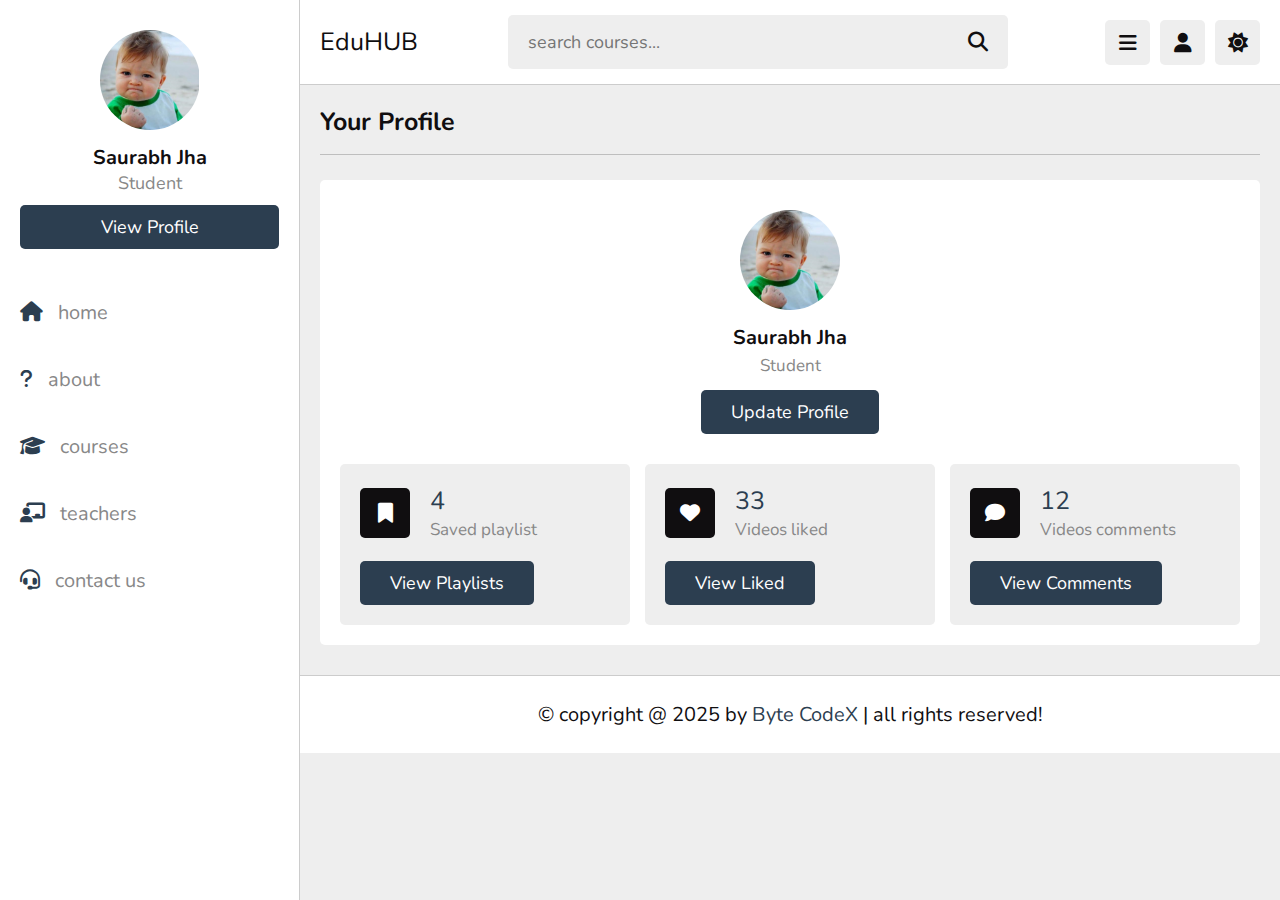
<file: profile.html>
<!DOCTYPE html>
<html lang="en">
<head>
   <meta charset="UTF-8">
   <meta http-equiv="X-UA-Compatible" content="IE=edge">
   <meta name="viewport" content="width=device-width, initial-scale=1.0">
   <title>profile</title>

   <!-- font awesome cdn link  -->
   <link rel="stylesheet" href="https://cdnjs.cloudflare.com/ajax/libs/font-awesome/6.1.2/css/all.min.css">

   <!-- custom css file link  -->
   <link rel="stylesheet" href="css/style.css">

</head>
<body>

<header class="header">
   
   <section class="flex">

      <a href="home.html" class="logo">EduHUB</a>

      <form action="search.html" method="post" class="search-form">
         <input type="text" name="search_box" required placeholder="search courses..." maxlength="100">
         <button type="submit" class="fas fa-search"></button>
      </form>

      <div class="icons">
         <div id="menu-btn" class="fas fa-bars"></div>
         <div id="search-btn" class="fas fa-search"></div>
         <div id="user-btn" class="fas fa-user"></div>
         <div id="toggle-btn" class="fas fa-sun"></div>
      </div>

      <div class="profile">
         <img src="images/pic-1.jpg" class="image" alt="">
         <h3 class="name">Saurabh Jha</h3>
         <p class="role">Student</p>
         <a href="profile.html" class="btn">View profile</a>
         <div class="flex-btn">
            <a href="login.html" class="option-btn">login</a>
            <a href="register.html" class="option-btn">register</a>
         </div>
      </div>

   </section>

</header>   

<div class="side-bar">

   <div id="close-btn">
      <i class="fas fa-times"></i>
   </div>

   <div class="profile">
      <img src="images/Profile image.png" class="image" alt="">
      <h3 class="name">Saurabh Jha</h3>
      <p class="role">Student</p>
      <a href="profile.html" class="btn">View profile</a>
   </div>

   <nav class="navbar">
      <a href="home.html"><i class="fas fa-home"></i><span>home</span></a>
      <a href="about.html"><i class="fas fa-question"></i><span>about</span></a>
      <a href="courses.html"><i class="fas fa-graduation-cap"></i><span>courses</span></a>
      <a href="teachers.html"><i class="fas fa-chalkboard-user"></i><span>teachers</span></a>
      <a href="contact.html"><i class="fas fa-headset"></i><span>contact us</span></a>
   </nav>

</div>

<section class="user-profile">

   <h1 class="heading">Your profile</h1>

   <div class="info">

      <div class="user">
         <img src="images/Profile image.png" alt="">
         <h3>Saurabh Jha</h3>
         <p>Student</p>
         <a href="update.html" class="inline-btn">Update profile</a>
      </div>
   
      <div class="box-container">
   
         <div class="box">
            <div class="flex">
               <i class="fas fa-bookmark"></i>
               <div>
                  <span>4</span>
                  <p>Saved playlist</p>
               </div>
            </div>
            <a href="#" class="inline-btn">View playlists</a>
         </div>
   
         <div class="box">
            <div class="flex">
               <i class="fas fa-heart"></i>
               <div>
                  <span>33</span>
                  <p>Videos liked</p>
               </div>
            </div>
            <a href="#" class="inline-btn">View liked</a>
         </div>
   
         <div class="box">
            <div class="flex">
               <i class="fas fa-comment"></i>
               <div>
                  <span>12</span>
                  <p>Videos comments</p>
               </div>
            </div>
            <a href="#" class="inline-btn">View comments</a>
         </div>
   
      </div>
   </div>

</section>














<footer class="footer">

   &copy; copyright @ 2025 by <span>Byte CodeX</span> | all rights reserved!

</footer>

<!-- custom js file link  -->
<script src="js/script.js"></script>

   
</body>
</html>
</file>
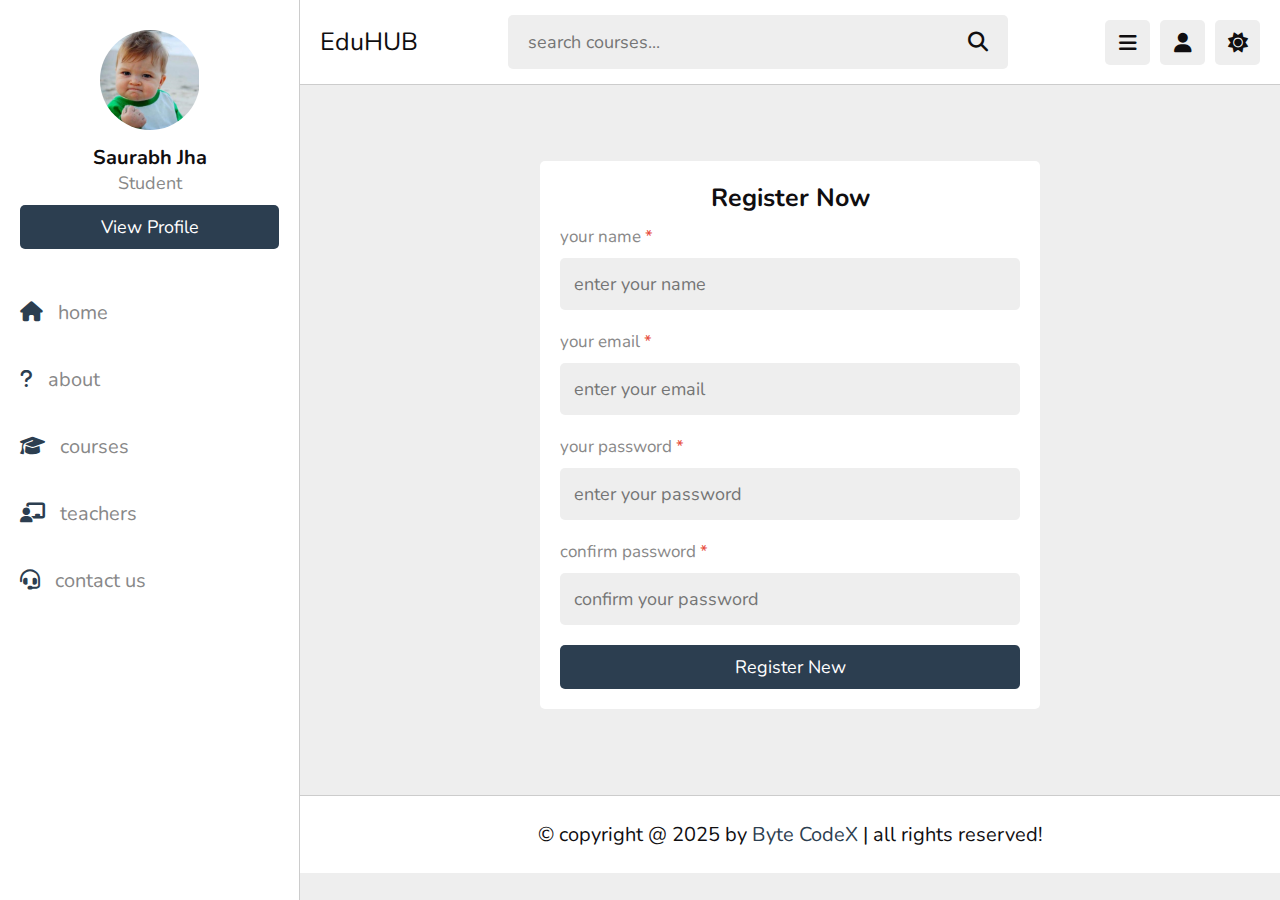
<file: register.html>
<!DOCTYPE html>
<html lang="en">
<head>
   <meta charset="UTF-8">
   <meta http-equiv="X-UA-Compatible" content="IE=edge">
   <meta name="viewport" content="width=device-width, initial-scale=1.0">
   <title>register</title>

   <!-- font awesome cdn link  -->
   <link rel="stylesheet" href="https://cdnjs.cloudflare.com/ajax/libs/font-awesome/6.1.2/css/all.min.css">

   <!-- custom css file link  -->
   <link rel="stylesheet" href="css/style.css">

</head>
<body>

<header class="header">
   
   <section class="flex">

      <a href="home.html" class="logo">EduHUB</a>

      <form action="search.html" method="post" class="search-form">
         <input type="text" name="search_box" required placeholder="search courses..." maxlength="100">
         <button type="submit" class="fas fa-search"></button>
      </form>

      <div class="icons">
         <div id="menu-btn" class="fas fa-bars"></div>
         <div id="search-btn" class="fas fa-search"></div>
         <div id="user-btn" class="fas fa-user"></div>
         <div id="toggle-btn" class="fas fa-sun"></div>
      </div>

      <div class="profile">
         <img src="images/Profile image.png" class="image" alt="">
         <h3 class="name">Saurabh Jha</h3>
         <p class="role">Student</p>
         <a href="profile.html" class="btn">View profile</a>
         <div class="flex-btn">
            <a href="login.html" class="option-btn">login</a>
            <a href="register.html" class="option-btn">register</a>
         </div>
      </div>

   </section>

</header>   

<div class="side-bar">

   <div id="close-btn">
      <i class="fas fa-times"></i>
   </div>

   <div class="profile">
      <img src="images/Profile image.png" class="image" alt="">
      <h3 class="name">Saurabh Jha</h3>
      <p class="role">Student</p>
      <a href="profile.html" class="btn">View profile</a>
   </div>

   <nav class="navbar">
      <a href="home.html"><i class="fas fa-home"></i><span>home</span></a>
      <a href="about.html"><i class="fas fa-question"></i><span>about</span></a>
      <a href="courses.html"><i class="fas fa-graduation-cap"></i><span>courses</span></a>
      <a href="teachers.html"><i class="fas fa-chalkboard-user"></i><span>teachers</span></a>
      <a href="contact.html"><i class="fas fa-headset"></i><span>contact us</span></a>
   </nav>

</div>

<section class="form-container">

   <form action="php/register.php" method="post" enctype="multipart/form-data">
      <h3>register now</h3>
      <p>your name <span>*</span></p>
      <input type="text" name="name" placeholder="enter your name" required maxlength="50" class="box">
      <p>your email <span>*</span></p>
      <input type="email" name="email" placeholder="enter your email" required maxlength="50" class="box">
      <p>your password <span>*</span></p>
      <input type="password" name="pass" placeholder="enter your password" required maxlength="20" class="box">
      <p>confirm password <span>*</span></p>
      <input type="password" name="c_pass" placeholder="confirm your password" required maxlength="20" class="box">
      <!-- <p>select profile <span>*</span></p> -->
      <!-- <input type="file" accept="image/*" required class="box"> -->
      <input type="submit" value="register new" name="submit" class="btn">
   </form>

</section>
<!-- <div style="text-align:center;">
   <a href="login2.html"><button><span>SUBMIT</span></button></a>
   </div> -->
















<footer class="footer">

   &copy; copyright @ 2025 by <span> Byte CodeX</span> | all rights reserved!

</footer>

<!-- custom js file link  -->
<script src="js/script.js"></script>

   
</body>
</html>
</file>
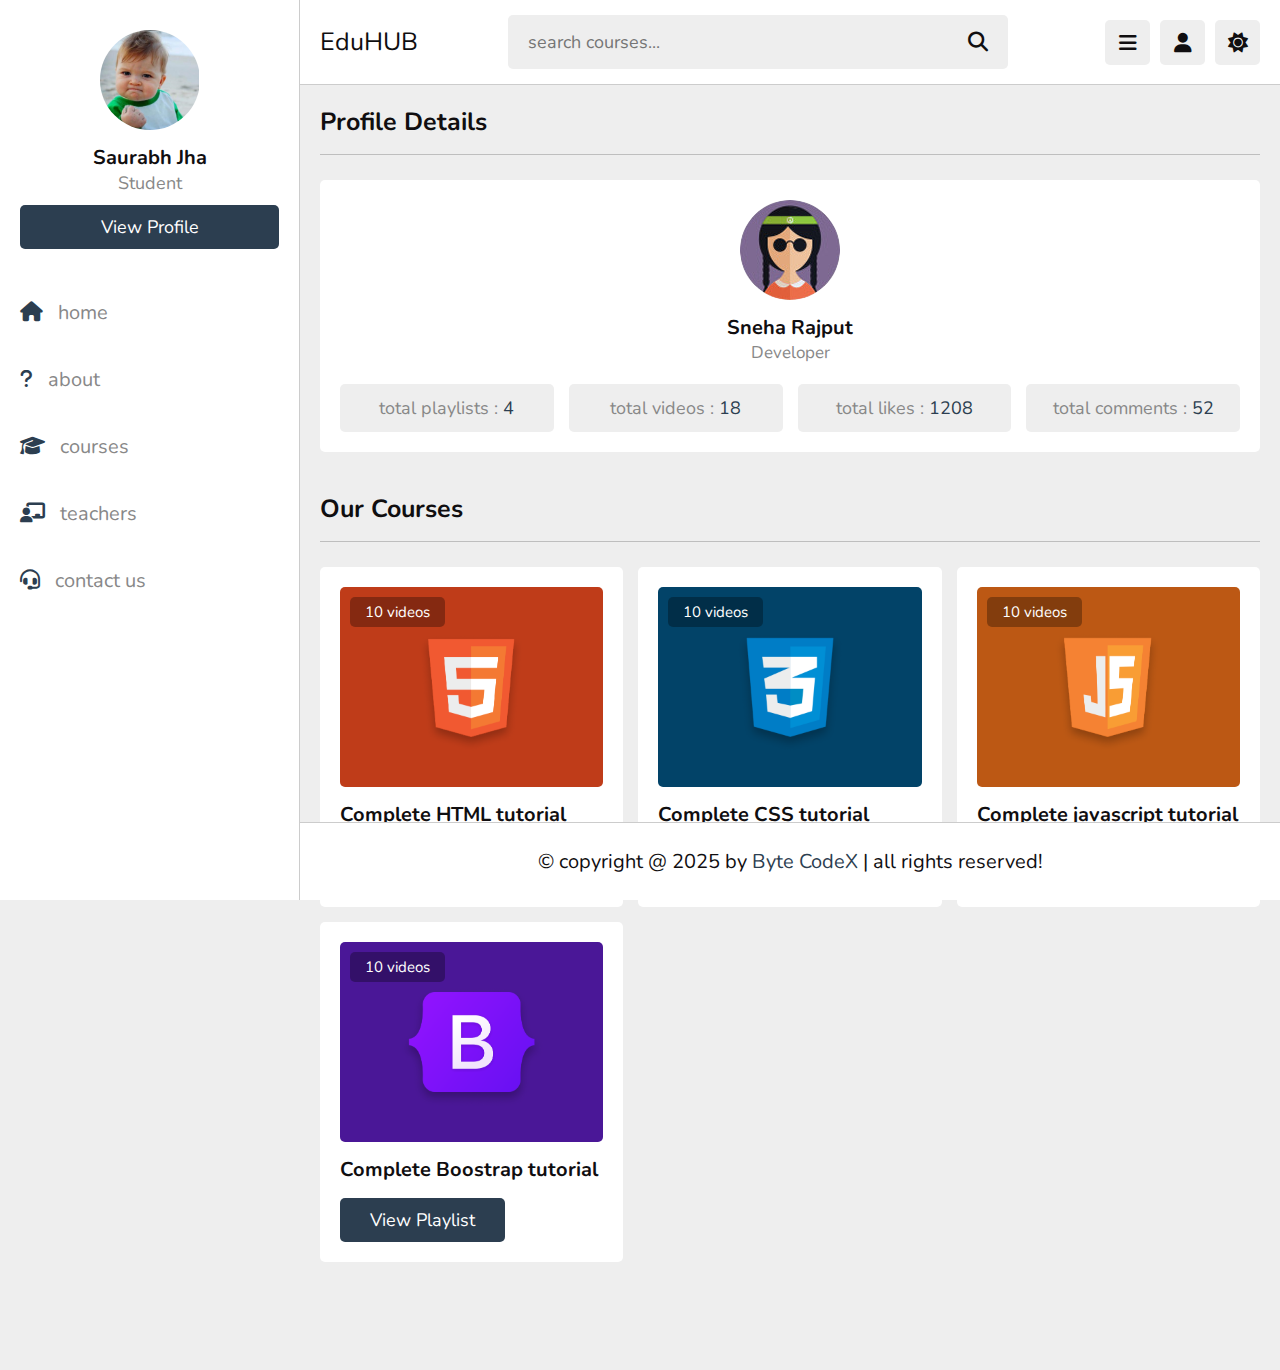
<file: teacher_profile.html>
<!DOCTYPE html>
<html lang="en">
<head>
   <meta charset="UTF-8">
   <meta http-equiv="X-UA-Compatible" content="IE=edge">
   <meta name="viewport" content="width=device-width, initial-scale=1.0">
   <title>Tutor profile</title>

   <!-- font awesome cdn link  -->
   <link rel="stylesheet" href="https://cdnjs.cloudflare.com/ajax/libs/font-awesome/6.1.2/css/all.min.css">

   <!-- custom css file link  -->
   <link rel="stylesheet" href="css/style.css">

</head>
<body>

<header class="header">
   
   <section class="flex">

      <a href="home.html" class="logo">EduHUB</a>

      <form action="search.html" method="post" class="search-form">
         <input type="text" name="search_box" required placeholder="search courses..." maxlength="100">
         <button type="submit" class="fas fa-search"></button>
      </form>

      <div class="icons">
         <div id="menu-btn" class="fas fa-bars"></div>
         <div id="search-btn" class="fas fa-search"></div>
         <div id="user-btn" class="fas fa-user"></div>
         <div id="toggle-btn" class="fas fa-sun"></div>
      </div>

      <div class="profile">
         <img src="images/Profile image.png" class="image" alt="">
         <h3 class="name">Sauarbh Jha</h3>
         <p class="role">Student</p>
         <a href="profile.html" class="btn">View profile</a>
         <div class="flex-btn">
            <a href="login.html" class="option-btn">login</a>
            <a href="register.html" class="option-btn">register</a>
         </div>
      </div>

   </section>

</header>   

<div class="side-bar">

   <div id="close-btn">
      <i class="fas fa-times"></i>
   </div>

   <div class="profile">
      <img src="images/Profile image.png" class="image" alt="">
      <h3 class="name">Saurabh Jha</h3>
      <p class="role">Student</p>
      <a href="profile.html" class="btn">View profile</a>
   </div>

   <nav class="navbar">
      <a href="home.html"><i class="fas fa-home"></i><span>home</span></a>
      <a href="about.html"><i class="fas fa-question"></i><span>about</span></a>
      <a href="courses.html"><i class="fas fa-graduation-cap"></i><span>courses</span></a>
      <a href="teachers.html"><i class="fas fa-chalkboard-user"></i><span>teachers</span></a>
      <a href="contact.html"><i class="fas fa-headset"></i><span>contact us</span></a>
   </nav>

</div>

<section class="teacher-profile">

   <h1 class="heading">Profile details</h1>

   <div class="details">
      <div class="tutor">
         <img src="images/pic-2.jpg" alt="">
         <h3>Sneha Rajput</h3>
         <span>Developer</span>
      </div>
      <div class="flex">
         <p>total playlists : <span>4</span></p>
         <p>total videos : <span>18</span></p>
         <p>total likes : <span>1208</span></p>
         <p>total comments : <span>52</span></p>
      </div>
   </div>

</section>

<section class="courses">

   <h1 class="heading">Our courses</h1>

   <div class="box-container">

      <div class="box">
         <div class="thumb">
            <img src="images/thumb-1.png" alt="">
            <span>10 videos</span>
         </div>
         <h3 class="title">Complete HTML tutorial</h3>
         <a href="playlist.html" class="inline-btn">View playlist</a>
      </div>

      <div class="box">
         <div class="thumb">
            <img src="images/thumb-2.png" alt="">
            <span>10 videos</span>
         </div>
         <h3 class="title">Complete CSS tutorial</h3>
         <a href="playlist.html" class="inline-btn">View playlist</a>
      </div>

      <div class="box">
         <div class="thumb">
            <img src="images/thumb-3.png" alt="">
            <span>10 videos</span>
         </div>
         <h3 class="title">Complete javascript tutorial</h3>
         <a href="playlist.html" class="inline-btn">View playlist</a>
      </div>

      <div class="box">
         <div class="thumb">
            <img src="images/thumb-4.png" alt="">
            <span>10 videos</span>
         </div>
         <h3 class="title">Complete Boostrap tutorial</h3>
         <a href="playlist.html" class="inline-btn">View playlist</a>
      </div>

   </div>

</section>












<footer class="footer">

   &copy; copyright @ 2025 by <span> Byte CodeX</span> | all rights reserved!

</footer>

<!-- custom js file link  -->
<script src="js/script.js"></script>

   
</body>
</html>
</file>
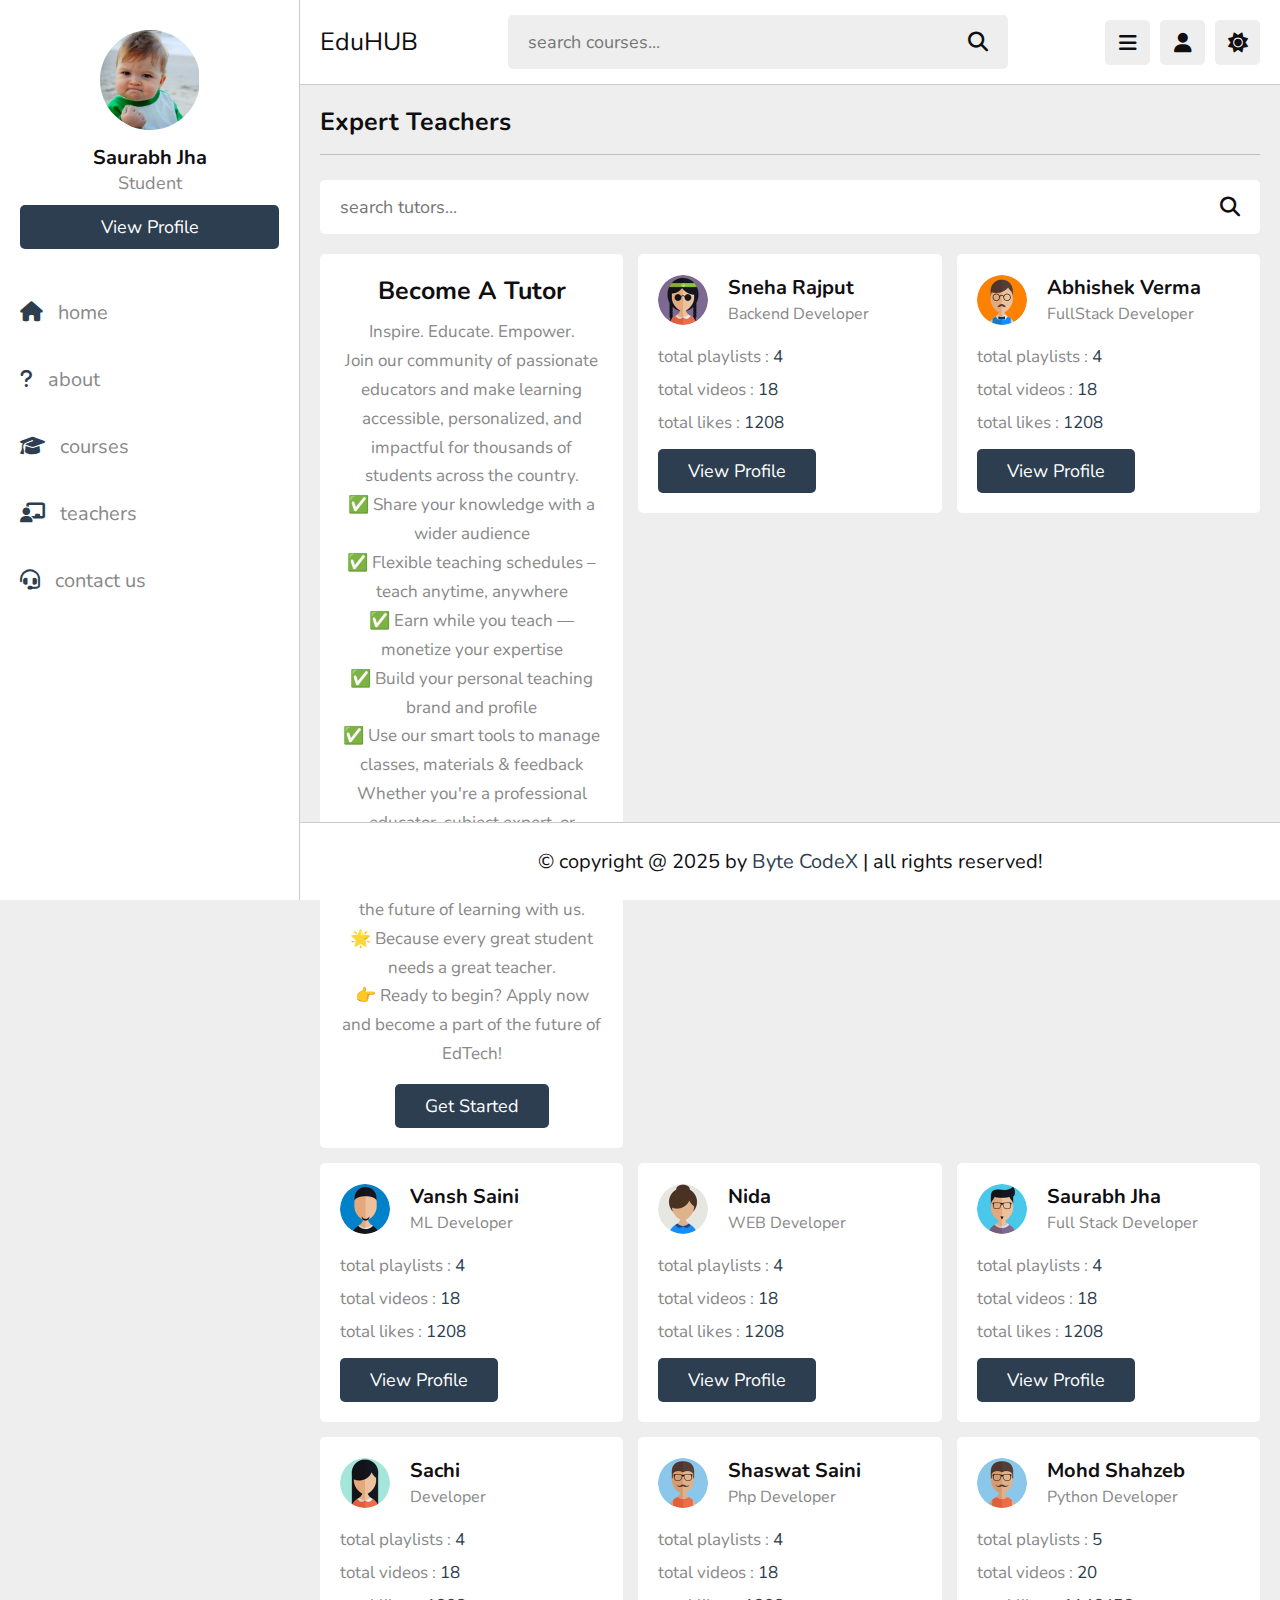
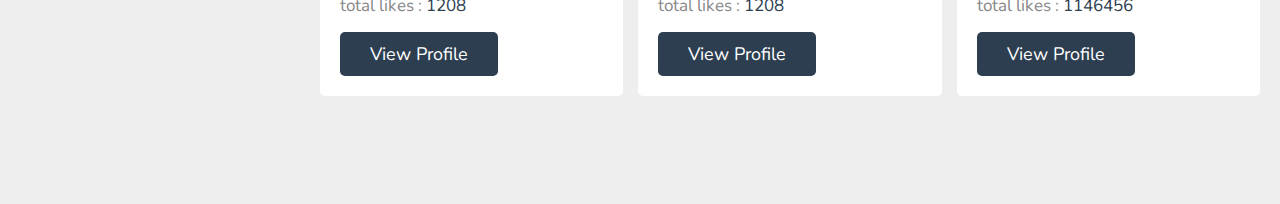
<file: teachers.html>
<!DOCTYPE html>
<html lang="en">
<head>
   <meta charset="UTF-8">
   <meta http-equiv="X-UA-Compatible" content="IE=edge">
   <meta name="viewport" content="width=device-width, initial-scale=1.0">
   <title>teachers</title>

   <!-- font awesome cdn link  -->
   <link rel="stylesheet" href="https://cdnjs.cloudflare.com/ajax/libs/font-awesome/6.1.2/css/all.min.css">

   <!-- custom css file link  -->
   <link rel="stylesheet" href="css/style.css">

</head>
<body>

<header class="header">
   
   <section class="flex">

      <a href="home.html" class="logo">EduHUB</a>

      <form action="search.html" method="post" class="search-form">
         <input type="text" name="search_box" required placeholder="search courses..." maxlength="100">
         <button type="submit" class="fas fa-search"></button>
      </form>

      <div class="icons">
         <div id="menu-btn" class="fas fa-bars"></div>
         <div id="search-btn" class="fas fa-search"></div>
         <div id="user-btn" class="fas fa-user"></div>
         <div id="toggle-btn" class="fas fa-sun"></div>
      </div>

      <div class="profile">
         <img src="images/Profile image.png" class="image" alt="">
         <h3 class="name">Saurabh Jha</h3>
         <p class="role">Student</p>
         <a href="profile.html" class="btn">View profile</a>
         <div class="flex-btn">
            <a href="login.html" class="option-btn">login</a>
            <a href="register.html" class="option-btn">register</a>
         </div>
      </div>

   </section>

</header>   

<div class="side-bar">

   <div id="close-btn">
      <i class="fas fa-times"></i>
   </div>

   <div class="profile">
      <img src="images/Profile image.png" class="image" alt="">
      <h3 class="name">Saurabh Jha</h3>
      <p class="role">Student</p>
      <a href="profile.html" class="btn">View profile</a>
   </div>

   <nav class="navbar">
      <a href="home.html"><i class="fas fa-home"></i><span>home</span></a>
      <a href="about.html"><i class="fas fa-question"></i><span>about</span></a>
      <a href="courses.html"><i class="fas fa-graduation-cap"></i><span>courses</span></a>
      <a href="teachers.html"><i class="fas fa-chalkboard-user"></i><span>teachers</span></a>
      <a href="contact.html"><i class="fas fa-headset"></i><span>contact us</span></a>
   </nav>

</div>

<section class="teachers">

   <h1 class="heading">Expert teachers</h1>

   <form action="" method="post" class="search-tutor">
      <input type="text" name="search_box" placeholder="search tutors..." required maxlength="100">
      <button type="submit" class="fas fa-search" name="search_tutor"></button>
   </form>

   <div class="box-container">

      <div class="box offer">
         <h3>Become a tutor</h3>
         <p>Inspire. Educate. Empower. <br>
            Join our community of passionate educators and make learning accessible, personalized, and impactful for thousands of students across the country.
            <br>
            ✅ Share your knowledge with a wider audience <br>
            ✅ Flexible teaching schedules – teach anytime, anywhere <br>
            ✅ Earn while you teach — monetize your expertise <br>
            ✅ Build your personal teaching brand and profile <br>
            ✅ Use our smart tools to manage classes, materials & feedback <br>
            
            Whether you're a professional educator, subject expert, or industry mentor — your experience matters. Help shape the future of learning with us.
            <br>
            🌟 Because every great student needs a great teacher.
            <br>
            👉 Ready to begin? Apply now and become a part of the future of EdTech!
            <br>
            </p>
         <a href="register.html" class="inline-btn">get started</a>
      </div>

      <div class="box">
         <div class="tutor">
            <img src="images/pic-2.jpg" alt="">
            <div>
               <h3>Sneha Rajput</h3>
               <span>Backend Developer</span>
            </div>
         </div>
         <p>total playlists : <span>4</span></p>
         <p>total videos : <span>18</span></p>
         <p>total likes : <span>1208</span></p>
         <a href="teacher_profile.html" class="inline-btn">View profile</a>
      </div>

      <div class="box">
         <div class="tutor">
            <img src="images/pic-3.jpg" alt="">
            <div>
               <h3>Abhishek Verma</h3>
               <span> FullStack Developer</span>
            </div>
         </div>
         <p>total playlists : <span>4</span></p>
         <p>total videos : <span>18</span></p>
         <p>total likes : <span>1208</span></p>
         <a href="teacher_profile.html" class="inline-btn">View profile</a>
      </div>

      <div class="box">
         <div class="tutor">
            <img src="images/pic-4.jpg" alt="">
            <div>
               <h3>Vansh Saini</h3>
               <span>ML Developer</span>
            </div>
         </div>
         <p>total playlists : <span>4</span></p>
         <p>total videos : <span>18</span></p>
         <p>total likes : <span>1208</span></p>
         <a href="teacher_profile.html" class="inline-btn">View profile</a>
      </div>

      <div class="box">
         <div class="tutor">
            <img src="images/pic-5.jpg" alt="">
            <div>
               <h3>Nida</h3>
               <span>WEB Developer</span>
            </div>
         </div>
         <p>total playlists : <span>4</span></p>
         <p>total videos : <span>18</span></p>
         <p>total likes : <span>1208</span></p>
         <a href="teacher_profile.html" class="inline-btn">View profile</a>
      </div>

      <div class="box">
         <div class="tutor">
            <img src="images/pic-6.jpg" alt="">
            <div>
               <h3>Saurabh Jha</h3>
               <span>Full Stack Developer</span>
            </div>
         </div>
         <p>total playlists : <span>4</span></p>
         <p>total videos : <span>18</span></p>
         <p>total likes : <span>1208</span></p>
         <a href="teacher_profile.html" class="inline-btn">View profile</a>
      </div>

      <div class="box">
         <div class="tutor">
            <img src="images/pic-7.jpg" alt="">
            <div>
               <h3>Sachi</h3>
               <span>Developer</span>
            </div>
         </div>
         <p>total playlists : <span>4</span></p>
         <p>total videos : <span>18</span></p>
         <p>total likes : <span>1208</span></p>
         <a href="teacher_profile.html" class="inline-btn">View profile</a>
      </div>

      <div class="box">
         <div class="tutor">
            <img src="images/pic-8.jpg" alt="">
            <div>
               <h3>Shaswat Saini</h3>
               <span>Php Developer</span>
            </div>
         </div>
         <p>total playlists : <span>4</span></p>
         <p>total videos : <span>18</span></p>
         <p>total likes : <span>1208</span></p>
         <a href="teacher_profile.html" class="inline-btn">View profile</a>
      </div>


      <div class="box">
         <div class="tutor">
            <img src="images/pic-8.jpg" alt="">
            <div>
               <h3>Mohd Shahzeb</h3>
               <span>Python Developer</span>
            </div>
         </div>
         <p>total playlists : <span>5</span></p>
         <p>total videos : <span>20</span></p>
         <p>total likes : <span>1146456</span></p>
         <a href="teacher_profile.html" class="inline-btn">View profile</a>
      </div>

   </div>

</section>














<footer class="footer">

   &copy; copyright @ 2025 by <span> Byte CodeX</span> | all rights reserved!

</footer>

<!-- custom js file link  -->
<script src="js/script.js"></script>

   
</body>
</html>
</file>
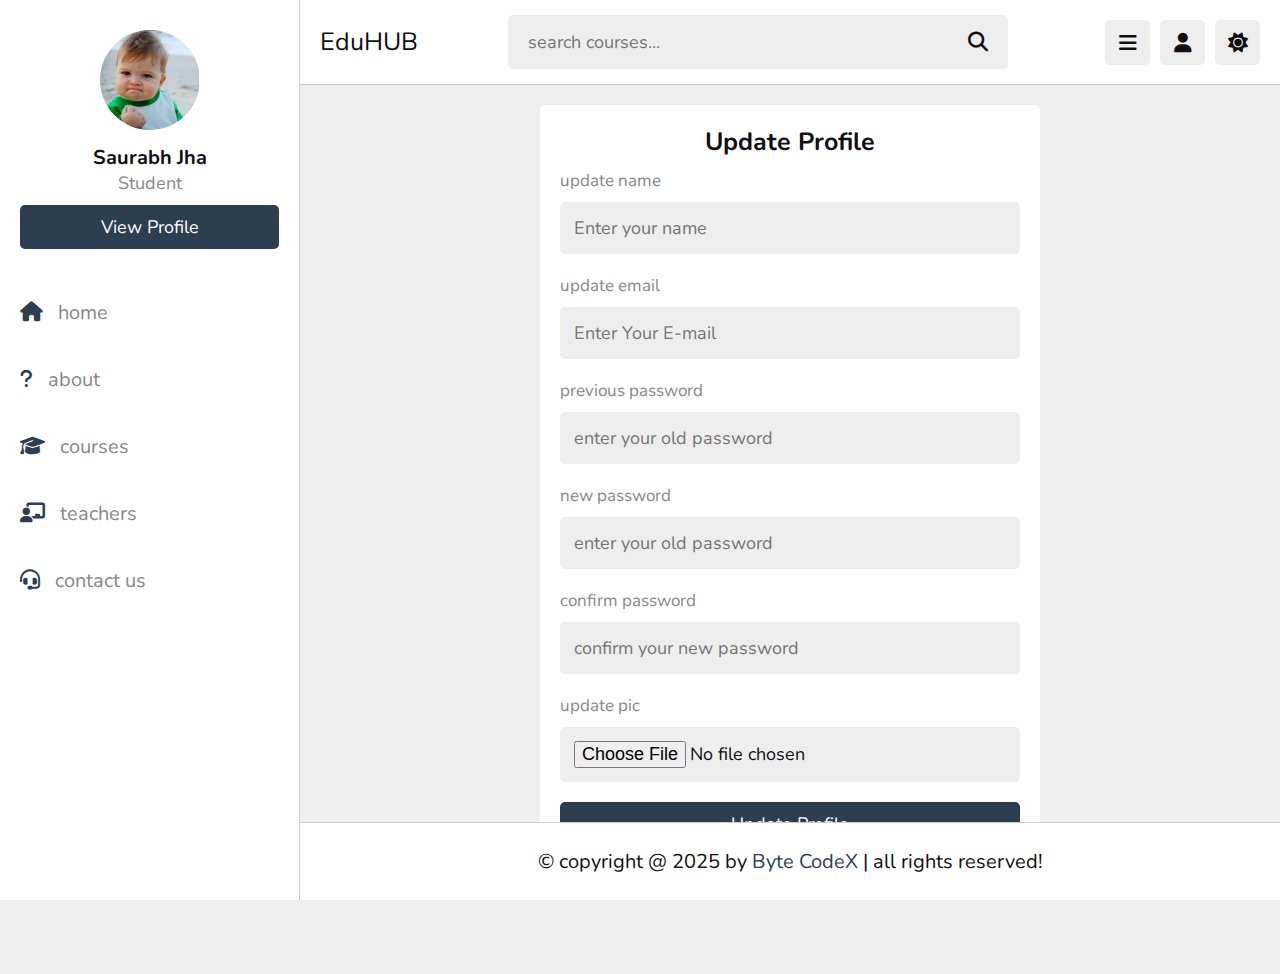
<file: update.html>
<!DOCTYPE html>
<html lang="en">
<head>
   <meta charset="UTF-8">
   <meta http-equiv="X-UA-Compatible" content="IE=edge">
   <meta name="viewport" content="width=device-width, initial-scale=1.0">
   <title>Update</title>

   <!-- font awesome cdn link  -->
   <link rel="stylesheet" href="https://cdnjs.cloudflare.com/ajax/libs/font-awesome/6.1.2/css/all.min.css">

   <!-- custom css file link  -->
   <link rel="stylesheet" href="css/style.css">

</head>
<body>

<header class="header">
   
   <section class="flex">

      <a href="home.html" class="logo">EduHUB</a>

      <form action="search.html" method="post" class="search-form">
         <input type="text" name="search_box" required placeholder="search courses..." maxlength="100">
         <button type="submit" class="fas fa-search"></button>
      </form>

      <div class="icons">
         <div id="menu-btn" class="fas fa-bars"></div>
         <div id="search-btn" class="fas fa-search"></div>
         <div id="user-btn" class="fas fa-user"></div>
         <div id="toggle-btn" class="fas fa-sun"></div>
      </div>

      <div class="profile">
         <img src="images/Profile image.png" class="image" alt="">
         <h3 class="name">Saurabh Jha</h3>
         <p class="role">Student</p>
         <a href="profile.html" class="btn">View profile</a>
         <div class="flex-btn">
            <a href="login.html" class="option-btn">login</a>
            <a href="register.html" class="option-btn">register</a>
         </div>
      </div>

   </section>

</header>   

<div class="side-bar">

   <div id="close-btn">
      <i class="fas fa-times"></i>
   </div>

   <div class="profile">
      <img src="images/Profile image.png" class="image" alt="">
      <h3 class="name">Saurabh Jha</h3>
      <p class="role">Student</p>
      <a href="profile.html" class="btn">View profile</a>
   </div>

   <nav class="navbar">
      <a href="home.html"><i class="fas fa-home"></i><span>home</span></a>
      <a href="about.html"><i class="fas fa-question"></i><span>about</span></a>
      <a href="courses.html"><i class="fas fa-graduation-cap"></i><span>courses</span></a>
      <a href="teachers.html"><i class="fas fa-chalkboard-user"></i><span>teachers</span></a>
      <a href="contact.html"><i class="fas fa-headset"></i><span>contact us</span></a>
   </nav>

</div>

<section class="form-container">

   <form action="" method="post" enctype="multipart/form-data">
      <h3>Update profile</h3>
      <p>update name</p>
      <input type="text" name="name" placeholder="Enter your name" maxlength="50" class="box">
      <p>update email</p>
      <input type="email" name="email" placeholder="Enter Your E-mail" maxlength="50" class="box">
      <p>previous password</p>
      <input type="password" name="old_pass" placeholder="enter your old password" maxlength="20" class="box">
      <p>new password</p>
      <input type="password" name="new_pass" placeholder="enter your old password" maxlength="20" class="box">
      <p>confirm password</p>
      <input type="password" name="c_pass" placeholder="confirm your new password" maxlength="20" class="box">
      <p>update pic</p>
      <input type="file" accept="image/*" class="box">
      <input type="submit" value="update profile" name="submit" class="btn">
   </form>

</section>















<footer class="footer">

   &copy; copyright @ 2025 by <span> Byte CodeX </span> | all rights reserved!

</footer>

<!-- custom js file link  -->
<script src="js/script.js"></script>

   
</body>
</html>
</file>
<file: styles.css>
/* General styles */
* {
    margin: 0;
    padding: 0;
    box-sizing: border-box;
}

body {
    font-family: Arial, sans-serif;
    background-color: #f4f4f4;
    display: flex;
    justify-content: center;
    align-items: center;
    height: 100vh;
    padding: 20px;
}

.chat-container {
    background-color: #fff;
    border-radius: 8px;
    box-shadow: 0 4px 12px rgba(0, 0, 0, 0.1);
    width: 400px;
    max-width: 90%;
    padding: 20px;
    text-align: center;
}

h1 {
    font-size: 1.5em;
    color: #333;
    margin-bottom: 10px;
}

.chat-box {
    max-height: 300px;
    overflow-y: auto;
    margin-bottom: 20px;
    text-align: left;
    padding: 10px;
    border: 1px solid #ccc;
    border-radius: 5px;
    background-color: #f9f9f9;
}

.chat-message {
    margin: 10px 0;
    padding: 8px;
    border-radius: 5px;
    max-width: 80%;
}

.bot-message {
    background-color: #e0f7fa;
}

.user-message {
    background-color: #c8e6c9;
    text-align: right;
    margin-left: auto;
}

.user-input {
    width: 80%;
    padding: 10px;
    margin-bottom: 10px;
    border: 1px solid #ccc;
    border-radius: 5px;
}

.send-button {
    padding: 10px 20px;
    background-color: #4CAF50;
    color: white;
    border: none;
    border-radius: 5px;
    cursor: pointer;
    transition: background-color 0.3s ease;
}

.send-button:hover {
    background-color: #45a049;
}

.send-button:active {
    background-color: #388e3c;
}
</file>
<file: css/style.css>
@import url('https://fonts.googleapis.com/css2?family=Nunito:wght@200;300;400;500;600;700&display=swap');

:root{
   --main-color:#2c3e50;
   --red:#e74c3c;
   --orange:#f39c12;
   --light-color:#888;
   --light-bg:#eee;
   --black:#100e10;
   --white:#fff;
   --border:.1rem solid rgba(0,0,0,.2);
}

*{
   font-family: 'Nunito', sans-serif;
   margin:0; padding:0;
   box-sizing: border-box;
   outline: none; border:none;
   text-decoration: none;
}

*::selection{
   background-color: var(--main-color);
   color:#fff;
}

html{
   font-size: 62.5%;
   overflow-x: hidden;
}

html::-webkit-scrollbar{
   width: 1rem;
   height: .5rem;
}

html::-webkit-scrollbar-track{
   background-color: transparent;
}

html::-webkit-scrollbar-thumb{
   background-color: var(--main-color);
}

body{
   background-color: var(--light-bg);
   padding-left: 30rem;
}

body.dark{
   --light-color:#aaa;
   --light-bg:#333;
   --black:#fff;
   --white:#222;
   --border:.1rem solid rgba(255,255,255,.2);
}

body.active{
   padding-left: 0;
}

section{
   padding:2rem;
   margin: 0 auto;
   max-width: 1200px;
}

.heading{
   font-size: 2.5rem;
   color:var(--black);
   margin-bottom: 2.5rem;
   border-bottom: var(--border);
   padding-bottom: 1.5rem;
   text-transform: capitalize;
}

.inline-btn,
.inline-option-btn,
.inline-delete-btn,
.btn,
.delete-btn,
.option-btn{
   border-radius: .5rem;
   color:#fff;
   font-size: 1.8rem;
   cursor: pointer;
   text-transform: capitalize;
   padding:1rem 3rem;
   text-align: center;
   margin-top: 1rem;
}

.btn,
.delete-btn,
.option-btn{
   display: block;
   width: 100%;
}

.inline-btn,
.inline-option-btn,
.inline-delete-btn{
   display: inline-block;
}

.btn,
.inline-btn{
   background-color: var(--main-color);
}

.option-btn,
.inline-option-btn{
   background-color:var(--orange);
}

.delete-btn,
.inline-delete-btn{
   background-color: var(--red);
}

.inline-btn:hover,
.inline-option-btn:hover,
.inline-delete-btn:hover,
.btn:hover,
.delete-btn:hover,
.option-btn:hover{
   background-color: var(--black);
   color: var(--white);
}

.flex-btn{
   display: flex;
   gap: 1rem;
}

.header{
   position: sticky;
   top:0; left:0; right: 0;
   background-color: var(--white);
   z-index: 1000;
   border-bottom: var(--border);
}

.header .flex{
   display: flex;
   align-items: center;
   justify-content: space-between;
   position: relative;
   padding: 1.5rem 2rem;
}

.header .flex .logo{
   font-size: 2.5rem;
   color: var(--black);
}

.header .flex .search-form{
   width: 50rem;
   border-radius: .5rem;
   background-color: var(--light-bg);
   padding:1.5rem 2rem;
   display: flex;
   gap:2rem;

}

.header .flex .search-form input{
   width: 100%;
   font-size: 1.8rem;
   color:var(--black);
   background:none;
}

.header .flex .search-form button{
   background:none;
   font-size: 2rem;
   cursor: pointer;
   color:var(--black);
}

.header .flex .search-form button:hover{
   color: var(--main-color);
}

.header .flex .icons div{
   font-size: 2rem;
   color:var(--black);
   background-color: var(--light-bg);
   border-radius: .5rem;
   height: 4.5rem;
   width: 4.5rem;
   line-height: 4.5rem;
   cursor: pointer;
   text-align: center;
   margin-left: .7rem;
}

.header .flex .icons div:hover{
   background-color: var(--black);
   color:var(--white);
}

.header .flex .profile{
   position: absolute;
   top:120%; right: 2rem;
   background-color: var(--white);
   border-radius: .5rem;
   padding: 1.5rem;
   text-align: center;
   overflow: hidden;
   transform-origin: top right;
   transform: scale(0);
   transition: .2s linear;
   width: 30rem;
}

.header .flex .profile.active{
   transform: scale(1);
}

.header .flex .profile .image{
   height: 10rem;
   width: 10rem;
   border-radius: 50%;
   object-fit: contain;
   margin-bottom: 1rem;
}

.header .flex .profile .name{
   font-size: 2rem;
   color:var(--black);
   overflow: hidden;
   text-overflow: ellipsis;
   white-space: nowrap;
}

.header .flex .profile .role{
   font-size: 1.8rem;
   color: var(--light-color);
}

#search-btn{
   display: none;
}

.side-bar{
   position: fixed;
   top: 0; left: 0;
   width: 30rem;
   background-color: var(--white);
   height: 100vh;
   border-right: var(--border);
   z-index: 1200;
}

.side-bar #close-btn{
   text-align: right;
   padding: 2rem;
   display: none;
}

.side-bar #close-btn i{
   text-align: right;
   font-size: 2.5rem;
   background:var(--red);
   border-radius: .5rem;
   color:var(--white);
   cursor: pointer;
   height: 4.5rem;
   width: 4.5rem;
   line-height: 4.5rem;
   text-align: center;
}

.side-bar #close-btn i:hover{
   background-color: var(--black);
}

.side-bar .profile{
   padding:3rem 2rem;
   text-align: center;
}

.side-bar .profile .image{
   height: 10rem;
   width: 10rem;
   border-radius: 50%;
   object-fit: contain;
   margin-bottom: 1rem;
}

.side-bar .profile .name{
   font-size: 2rem;
   color:var(--black);
   overflow: hidden;
   text-overflow: ellipsis;
   white-space: nowrap;
}

.side-bar .profile .role{
   font-size: 1.8rem;
   color: var(--light-color);
}

.side-bar .navbar a{
   display: block;
   padding: 2rem;
   font-size: 2rem;
}

.side-bar .navbar a i{
   margin-right: 1.5rem;
   color:var(--main-color);
   transition: .2s linear;
}

.side-bar .navbar a span{
   color:var(--light-color);
}

.side-bar .navbar a:hover{
   background-color: var(--light-bg);
}

.side-bar .navbar a:hover i{
   margin-right: 2.5rem;
}

.side-bar.active{
   left: -30rem;
}

.home-grid .box-container{
   display: grid;
   grid-template-columns: repeat(auto-fit, 27.5rem);
   gap:1.5rem;
   justify-content: center;
   align-items: flex-start;
}

.home-grid .box-container .box{
   background-color: var(--white);
   border-radius: .5rem;
   padding:2rem;
}

.home-grid .box-container .box .title{
   font-size: 2rem;
   color: var(--black);
   text-transform: capitalize;
}

.home-grid .box-container .box .flex{
   display: flex;
   flex-wrap: wrap;
   gap: 1.5rem;
   margin-top: 2rem;
}

.home-grid .box-container .flex a{
   background-color: var(--light-bg);
   border-radius: .5rem;
   padding: 1rem 1.5rem;
   font-size: 1.5rem;
}

.home-grid .box-container .flex a i{
   margin-right: 1rem;
   color:var(--black);
}

.home-grid .box-container .flex a span{
   color:var(--light-color);
}

.home-grid .box-container .flex a:hover{
   background-color: var(--black);
}

.home-grid .box-container .flex a:hover span{
   color:var(--white);
}

.home-grid .box-container .flex a:hover i{
   color:var(--white);
}

.home-grid .box-container .tutor{
   padding: 1rem 0;
   font-size: 1.8rem;
   color:var(--light-color);
   line-height: 2;
}

.home-grid .box-container .likes{
   color:var(--light-color);
   font-size: 1.7rem;
   margin-top: 1.5rem;
}

.home-grid .box-container .likes span{
   color:var(--main-color);
}

.about .row{
   display: flex;
   align-items: center;
   flex-wrap: wrap;
   gap:1.5rem;
}

.about .row .image{
   flex: 1 1 40rem;
}

.about .row .image img{
   width: 100%;
   height: 50rem;
}

.about .row .content{
   flex: 1 1 40rem;
}

.about .row .content p{
   font-size: 1.7rem;
   line-height: 2;
   color: var(--light-color);
   padding: 1rem 0;
}

.about .row .content h3{
   font-size: 3rem;
   color:var(--black);
   text-transform: capitalize;
}

.about .box-container{
   display: grid;
   grid-template-columns: repeat(auto-fit, minmax(27rem, 1fr));
   gap:1.5rem;
   justify-content: center;
   align-items: flex-start;
   margin-top: 3rem;
}

.about .box-container .box{
   border-radius: .5rem;
   background-color: var(--white);
   padding: 2rem;
   display: flex;
   align-items: center;
   gap: 2.5rem;
}

.about .box-container .box i{
   font-size: 4rem;
   color: var(--main-color);
}

.about .box-container .box h3{
   font-size: 2.5rem;
   color: var(--black);
   margin-bottom: .3rem;
}

.about .box-container .box p{
   font-size: 1.7rem;
   color:var(--light-color);
}

.reviews .box-container{
   display: grid;
   grid-template-columns: repeat(auto-fit, minmax(30rem, 1fr));
   gap:1.5rem;
   justify-content: center;
   align-items: flex-start;
}

.reviews .box-container .box{
   border-radius: .5rem;
   background-color: var(--white);
   padding: 2rem;
}

.reviews .box-container .box p{
   line-height: 1.7;
   font-size: 1.7rem;
   color: var(--light-color);
}

.reviews .box-container .box .student{
   margin-top: 2rem;
   display: flex;
   align-items: center;
   gap: 1.5rem;
}

.reviews .box-container .box .student img{
   height: 5rem;
   width: 5rem;
   object-fit: cover;
   border-radius: 50%;
}

.reviews .box-container .box .student h3{
   font-size: 2rem;
   color: var(--black);
   margin-bottom: .3rem;
}

.reviews .box-container .box .student .stars{
   font-size: 1.5rem;
   color:var(--orange);
}

.courses .box-container{
   display: grid;
   grid-template-columns: repeat(auto-fit, minmax(30rem, 1fr));
   gap:1.5rem;
   justify-content: center;
   align-items: flex-start;
}

.courses .box-container .box{
   border-radius: .5rem;
   background-color: var(--white);
   padding: 2rem;
}

.courses .box-container .box .tutor{
   display: flex;
   align-items: center;
   gap: 1.5rem;
   margin-bottom: 2.5rem;
}

.courses .box-container .box .tutor img{
   height: 5rem;
   width: 5rem;
   border-radius: 50%;
   object-fit: cover;
}

.courses .box-container .box .tutor h3{
   font-size: 1.8rem;
   color: var(--black);
   margin-bottom: .2rem;
}

.courses .box-container .box .tutor span{
   font-size: 1.3rem;
   color:var(--light-color);
}

.courses .box-container .box .thumb{
   position: relative;
}

.courses .box-container .box .thumb span{
   position: absolute;
   top:1rem; left: 1rem;
   border-radius: .5rem;
   padding: .5rem 1.5rem;
   background-color: rgba(0,0,0,.3);
   color: #fff;
   font-size: 1.5rem;
}

.courses .box-container .box .thumb img{
   width: 100%;
   height: 20rem;
   object-fit: cover;
   border-radius: .5rem;
}

.courses .box-container .box .title{
   font-size: 2rem;
   color: var(--black);
   padding-bottom: .5rem;
   padding-top: 1rem;
}

.courses .more-btn{
   text-align: center;
   margin-top: 2rem;
}

.playlist-details .row{
   display: flex;
   align-items: flex-end;
   gap:3rem;
   flex-wrap: wrap;
   background-color: var(--white);
   padding: 2rem;
}

.playlist-details .row .column{
   flex: 1 1 40rem;
}

.playlist-details .row .column .save-playlist{
   margin-bottom: 1.5rem;
}

.playlist-details .row .column .save-playlist button{
   border-radius: .5rem;
   background-color: var(--light-bg);
   padding:1rem 1.5rem;
   cursor: pointer;
}

.playlist-details .row .column .save-playlist button i{
   font-size: 2rem;
   color:var(--black);
   margin-right: .8rem;
}

.playlist-details .row .column .save-playlist button span{
   font-size: 1.8rem;
   color:var(--light-color);
}

.playlist-details .row .column .save-playlist button:hover{
   background-color: var(--black);
}

.playlist-details .row .column .save-playlist button:hover i{
   color:var(--white);
}

.playlist-details .row .column .save-playlist button:hover span{
   color:var(--white);
}

.playlist-details .row .column .thumb{
   position: relative;
}

.playlist-details .row .column .thumb span{
   font-size: 1.8rem;
   color: #fff;
   background-color: rgba(0,0,0,.3);
   border-radius: .5rem;
   position: absolute;
   top: 1rem; left: 1rem;
   padding: .5rem 1.5rem;
}

.playlist-details .row .column .thumb img{
   height: 30rem;
   width: 100%;
   object-fit: cover;
   border-radius: .5rem;
}

.playlist-details .row .column .tutor{
   display: flex;
   align-items: center;
   gap: 2rem;
   margin-bottom: 2rem;
}

.playlist-details .row .column .tutor img{
   height: 7rem;
   width: 7rem;
   border-radius: 50%;
   object-fit: cover;
}

.playlist-details .row .column .tutor h3{
   font-size: 2rem;
   color:var(--black);
   margin-bottom: .2rem;
}

.playlist-details .row .column .tutor span{
   font-size: 1.5rem;
   color: var(--light-color);
}

.playlist-details .row .column .details h3{
   font-size: 2rem;
   color: var(--black);
   text-transform: capitalize;
}

.playlist-details .row .column .details p{
   padding: 1rem 0;
   line-height: 2;
   font-size: 1.8rem;
   color: var(--light-color);
}

.playlist-videos .box-container{
   display: grid;
   grid-template-columns: repeat(auto-fit, minmax(30rem, 1fr));
   gap:1.5rem;
   justify-content: center;
   align-items: flex-start;
}

.playlist-videos .box-container .box{
   background-color: var(--white);
   border-radius: .5rem;
   padding: 2rem;
   position: relative;
}

.playlist-videos .box-container .box i{
   position: absolute;
   top: 2rem; left: 2rem; right: 2rem;
   height: 20rem;
   border-radius: .5rem;
   background-color: rgba(0,0,0,.3);
   display: flex;
   align-items: center;
   justify-content: center;
   font-size: 5rem;
   color: #fff;
   display: none;
}

.playlist-videos .box-container .box:hover i{
   display: flex;
}

.playlist-videos .box-container .box img{
   width: 100%;
   height: 20rem;
   object-fit: cover;
   border-radius: .5rem;
}

.playlist-videos .box-container .box h3{
   margin-top: 1.5rem;
   font-size: 1.8rem;
   color: var(--black);
}

.playlist-videos .box-container .box:hover h3{
   color: var(--main-color);
}

.watch-video .video-container{
   background-color: var(--white);
   border-radius: .5rem;
   padding: 2rem;
}

.watch-video .video-container .video{
   position: relative;
   margin-bottom: 1.5rem;
}

.watch-video .video-container .video video{
   border-radius: .5rem;
   width: 100%;
   object-fit: contain;
   background-color: #000;
}

.watch-video .video-container .title{
   font-size: 2rem;
   color: var(--black);
}

.watch-video .video-container .info{
   display: flex;
   margin-top: 1.5rem;
   margin-bottom: 2rem;
   border-bottom: var(--border);
   padding-bottom: 1.5rem;
   gap: 2.5rem;
   align-items: center;
}

.watch-video .video-container .info p{
   font-size: 1.6rem;
}

.watch-video .video-container .info p span{
   color: var(--light-color);
}

.watch-video .video-container .info i{
   margin-right: 1rem;
   color: var(--main-color);
}

.watch-video .video-container .tutor{
   display: flex;
   align-items: center;
   gap: 2rem;
   margin-bottom: 1rem;
}

.watch-video .video-container .tutor img{
   border-radius: 50%;
   height: 5rem;
   width: 5rem;
   object-fit: cover;
}

.watch-video .video-container .tutor h3{
   font-size: 2rem;
   color: var(--black);
   margin-bottom: .2rem;
}

.watch-video .video-container .tutor span{
   font-size: 1.5rem;
   color: var(--light-color);
}

.watch-video .video-container .flex{
   display: flex;
   align-items: center;
   justify-content: space-between;
   gap: 1.5rem;
}

.watch-video .video-container .flex button{
   border-radius: .5rem;
   padding: 1rem 1.5rem;
   font-size: 1.8rem;
   cursor: pointer;
   background-color: var(--light-bg);
}

.watch-video .video-container .flex button i{
   margin-right: 1rem;
   color: var(--black);
}

.watch-video .video-container .flex button span{
   color: var(--light-color);
}

.watch-video .video-container .flex button:hover{
   background-color: var(--black);
}

.watch-video .video-container .flex button:hover i{
   color: var(--white);
}

.watch-video .video-container .flex button:hover span{
   color: var(--white);
}

.watch-video .video-container .description{
   line-height: 1.5;
   font-size: 1.7rem;
   color: var(--light-color);
   margin-top: 2rem;
}

.comments .add-comment{
   background-color: var(--white);
   border-radius: .5rem;
   padding: 2rem;
   margin-bottom: 3rem;
}

.comments .add-comment h3{
   font-size: 2rem;
   color: var(--black);
   margin-bottom: 1rem;
}

.comments .add-comment textarea{
   height: 20rem;
   resize: none;
   background-color: var(--light-bg);
   border-radius: .5rem;
   border: var(--border);
   padding: 1.4rem;
   font-size: 1.8rem;
   color: var(--black);
   width: 100%;
   margin: .5rem 0;
}

.comments .box-container{
   display: grid;
   gap: 2.5rem;
   background-color: var(--white);
   padding: 2rem;
   border-radius: .5rem;
}

.comments .box-container .box .user{
   display: flex;
   align-items: center;
   gap: 1.5rem;
   margin-bottom: 2rem;
}

.comments .box-container .box .user img{
   height: 5rem;
   width: 5rem;
   border-radius: 50%;
}

.comments .box-container .box .user h3{
   font-size: 2rem;
   color: var(--black);
   margin-bottom: .2rem;
}

.comments .box-container .box .user span{
   font-size: 1.5rem;
   color: var(--light-color);
}

.comments .box-container .box .comment-box{
   border-radius: .5rem;
   background-color: var(--light-bg);
   padding:1rem 1.5rem;
   white-space: pre-line;
   margin: .5rem 0;
   font-size: 1.8rem;
   color: var(--black);
   line-height: 1.5;
   position: relative;
   z-index: 0;
}

.comments .box-container .box .comment-box::before{
   content: '';
   position: absolute;
   top: -1rem; left: 1.5rem;
   background-color: var(--light-bg);
   height: 1.2rem;
   width: 2rem;
   clip-path: polygon(50% 0%, 0% 100%, 100% 100%);
}

.teachers .search-tutor{
   margin-bottom: 2rem;
   border-radius: .5rem;
   background-color: var(--white);
   padding: 1.5rem 2rem;
   display: flex;
   align-items: center;
   gap: 1.5rem;
}

.teachers .search-tutor input{
   width: 100%;
   background: none;
   font-size: 1.8rem;
   color: var(--black);
}

.teachers .search-tutor button{
   font-size: 2rem;
   color: var(--black);
   cursor: pointer;
   background:none;
}

.teachers .search-tutor button:hover{
   color: var(--main-color);
}

.teachers .box-container{
   display: grid;
   grid-template-columns: repeat(auto-fit, minmax(30rem, 1fr));
   gap:1.5rem;
   justify-content: center;
   align-items: flex-start;
}

.teachers .box-container .box{
   background-color: var(--white);
   border-radius: .5rem;
   padding: 2rem;
}

.teachers .box-container .offer{
   text-align: center;
}

.teachers .box-container .offer h3{
   font-size: 2.5rem;
   color: var(--black);
   text-transform: capitalize;
   padding-bottom: .5rem;
}

.teachers .box-container .offer p{
   line-height: 1.7;
   padding: .5rem 0;
   color: var(--light-color);
   font-size: 1.7rem;
}

.teachers .box-container .box .tutor{
   display: flex;
   align-items: center;
   gap:2rem;
   margin-bottom: 1.5rem;
}

.teachers .box-container .box .tutor img{
   height: 5rem;
   width: 5rem;
   border-radius: 50%;
}

.teachers .box-container .box .tutor h3{
   font-size: 2rem;
   color: var(--black);
   margin-bottom: .2rem;
}

.teachers .box-container .box .tutor span{
   font-size: 1.6rem;
   color: var(--light-color);
}

.teachers .box-container .box p{
   padding: .5rem 0;
   font-size: 1.7rem;
   color: var(--light-color);
}

.teachers .box-container .box p span{
   color: var(--main-color);
}

.teacher-profile .details{
   text-align: center;
   background-color: var(--white);
   border-radius: .5rem;
   padding: 2rem;
}

.teacher-profile .details .tutor img{
   height: 10rem;
   width: 10rem;
   border-radius: 50%;
   object-fit: cover;
   margin-bottom: 1rem;
}

.teacher-profile .details .tutor h3{
   font-size: 2rem;
   color: var(--black);
}

.teacher-profile .details .tutor span{
   color: var(--light-color);
   font-size: 1.7rem;
}

.teacher-profile .details .flex{
   display: flex;
   flex-wrap: wrap;
   gap: 1.5rem;
   margin-top: 2rem;
}

.teacher-profile .details .flex p{
   flex: 1 1 20rem;
   border-radius: .5rem;
   background-color: var(--light-bg);
   padding: 1.2rem 2rem;
   font-size: 1.8rem;
   color: var(--light-color);
}

.teacher-profile .details .flex p span{
   color: var(--main-color);
}

.user-profile .info{
   background-color: var(--white);
   border-radius: .5rem;
   padding: 2rem;
}

.user-profile .info .user{
   text-align: center;
   margin-bottom: 2rem;
   padding: 1rem;
}

.user-profile .info .user img{
   height: 10rem;
   width: 10rem;
   border-radius: 50%;
   object-fit: cover;
   margin-bottom: 1rem;
}

.user-profile .info .user h3{
   font-size: 2rem;
   color: var(--black);
}

.user-profile .info .user p{
   font-size: 1.7rem;
   color: var(--light-color);
   padding: .3rem 0;
}

.user-profile .info .box-container{
   display: flex;
   flex-wrap: wrap;
   gap: 1.5rem;
}

.user-profile .info .box-container .box{
   background-color: var(--light-bg);
   border-radius: .5rem;
   padding: 2rem;
   flex: 1 1 25rem;
}

.user-profile .info .box-container .box .flex{
   display: flex;
   align-items: center;
   gap: 2rem;
   margin-bottom: 1rem;
}

.user-profile .info .box-container .box .flex i{
   font-size:2rem;
   color: var(--white);
   background-color: var(--black);
   text-align: center;
   border-radius: .5rem;
   height: 5rem;
   width: 5rem;
   line-height: 4.9rem;
}

.user-profile .info .box-container .box .flex span{
   font-size: 2.5rem;
   color: var(--main-color);
}

.user-profile .info .box-container .box .flex p{
   color: var(--light-color);
   font-size: 1.7rem;
}

.contact .row{
   display: flex;
   align-items: center;
   flex-wrap: wrap;
   gap: 1.5rem;
}

.contact .row .image{
   flex: 1 1 50rem;
}

.contact .row .image img{
   width: 100%;
}

.contact .row form{
   flex: 1 1 30rem;
   background-color: var(--white);
   padding: 2rem;
   text-align: center;
}

.contact .row form h3{
   margin-bottom: 1rem;
   text-transform: capitalize;
   color:var(--black);
   font-size: 2.5rem;
}

.contact .row form .box{
   width: 100%;
   border-radius: .5rem;
   background-color: var(--light-bg);
   margin: 1rem 0;
   padding: 1.4rem;
   font-size: 1.8rem;
   color: var(--black);
}

.contact .row form textarea{
   height: 20rem;
   resize: none;
}

.contact .box-container{
   display: grid;
   grid-template-columns: repeat(auto-fit, minmax(30rem, 1fr));
   gap:1.5rem;
   justify-content: center;
   align-items: flex-start;
   margin-top: 3rem;
}

.contact .box-container .box{
   text-align: center;
   background-color: var(--white);
   border-radius: .5rem;
   padding: 3rem;
}

.contact .box-container .box i{
   font-size: 3rem;
   color: var(--main-color);
   margin-bottom: 1rem;
}

.contact .box-container .box h3{
   font-size: 2rem;
   color:var(--black);
   margin: 1rem 0;
}

.contact .box-container .box a{
   display: block;
   padding-top: .5rem;
   font-size: 1.8rem;
   color: var(--light-color);
}

.contact .box-container .box a:hover{
   text-decoration: underline;
   color:var(--black);
}

.form-container{
   min-height: calc(100vh - 20rem);
   display: flex;
   align-items: center;
   justify-content: center;
}

.form-container form{
   background-color: var(--white);
   border-radius: .5rem;
   padding: 2rem;
   width: 50rem;
}

.form-container form h3{
   font-size: 2.5rem;
   text-transform: capitalize;
   color: var(--black);
   text-align: center;
}

.form-container form p{
   font-size: 1.7rem;
   color: var(--light-color);
   padding-top: 1rem;
}

.form-container form p span{
   color: var(--red);
}

.form-container form .box{
   font-size: 1.8rem;
   color: var(--black);
   border-radius: .5rem;
   padding: 1.4rem;
   background-color: var(--light-bg);
   width: 100%;
   margin: 1rem 0;
}






.footer{
   background-color: var(--white);
   border-top: var(--border);
   position: sticky;
   bottom: 0; left: 0; right: 0;
   text-align: center;
   font-size: 2rem;
   padding:2.5rem 2rem;
   color:var(--black);
   margin-top: 1rem;
   z-index: 1000;
   /* padding-bottom: 9.5rem; */
}

.footer span{
   color:var(--main-color);
}



@media (max-width:1200px){

   body{
      padding-left: 0;
   }

   .side-bar{
      left: -30rem;
      transition: .2s linear;
   }

   .side-bar #close-btn{
      display: block;
   }

   .side-bar.active{
      left: 0;
      box-shadow: 0 0 0 100vw rgba(0,0,0,.8);
      border-right: 0;
   }

}

@media (max-width:991px){

   html{
      font-size: 55%;
   }

}

@media (max-width:768px){

   #search-btn{
      display: inline-block;
   }

   .header .flex .search-form{
      position: absolute;
      top: 99%; left: 0; right: 0;
      border-top: var(--border);
      border-bottom: var(--border);
      background-color: var(--white);
      border-radius: 0;
      width: auto;
      padding: 2rem;
      clip-path: polygon(0 0, 100% 0, 100% 0, 0 0);
      transition: .2s linear;
   }

   .header .flex .search-form.active{
      clip-path: polygon(0 0, 100% 0, 100% 100%, 0 100%);
   }

}

@media (max-width:450px){

   html{
      font-size: 50%;
   }

   .flex-btn{
      gap: 0;
      flex-flow: column;
   }

   .home-grid .box-container{
      grid-template-columns: 1fr;
   }

   .about .row .image img{
      height: 25rem;
   }

}
</file>
